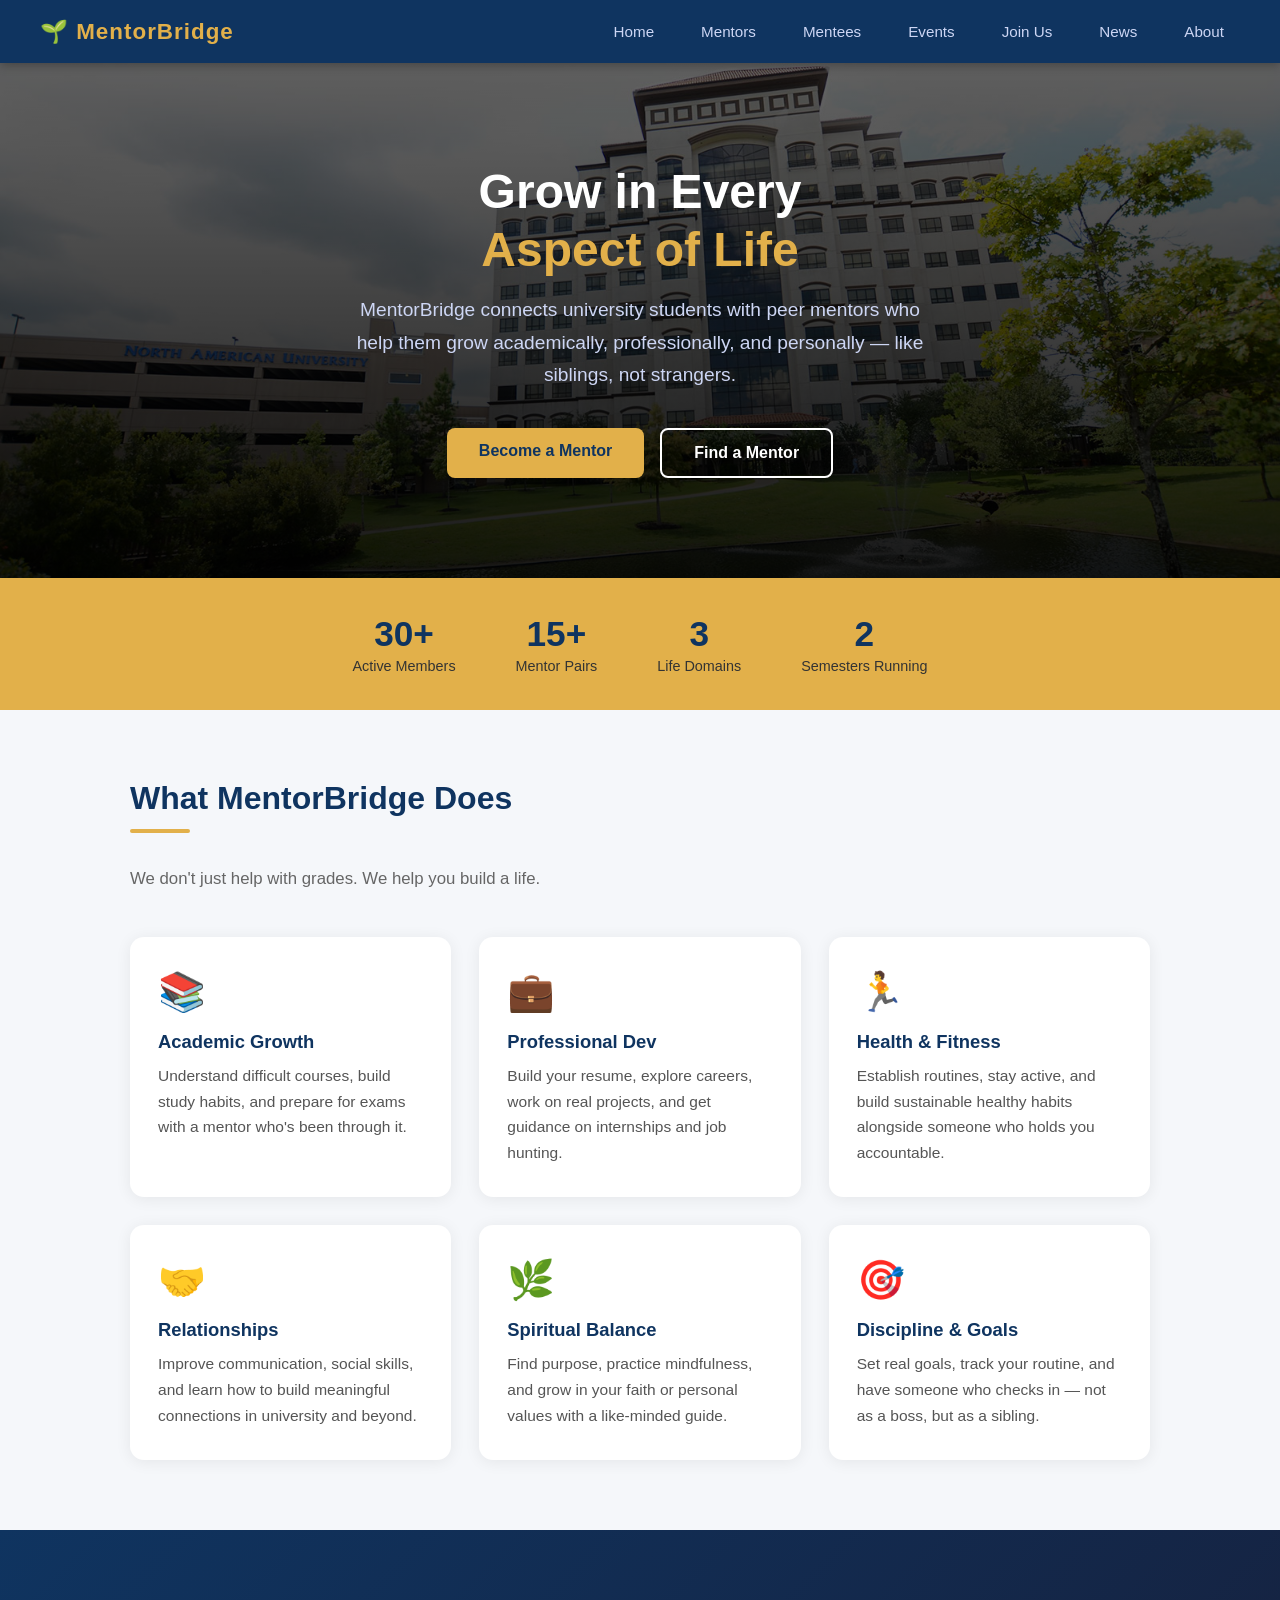
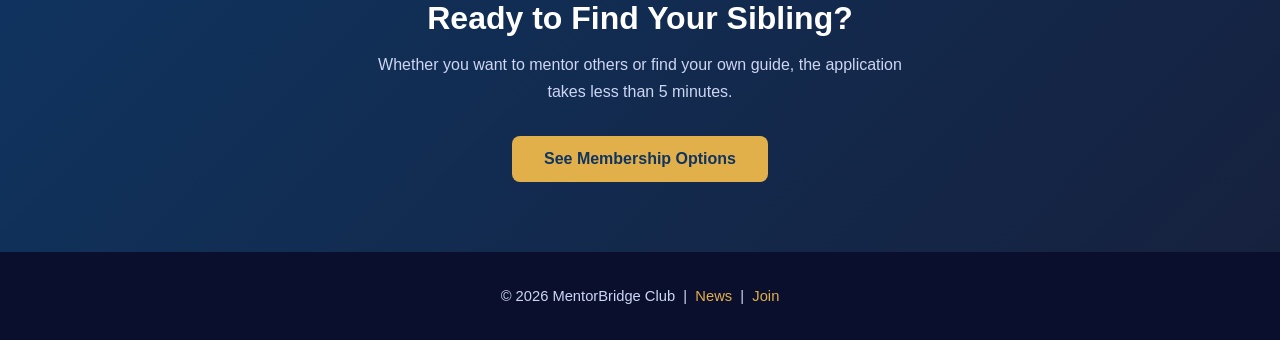
<file: index.html>
<!DOCTYPE html>
<html lang="en">
<head>
  <meta charset="UTF-8">
  <meta name="viewport" content="width=device-width, initial-scale=1.0">
  <title>MentorBridge — University Mentorship Club</title>
  <link rel="stylesheet" href="styles.css">
  <link rel="icon" type="image/png" href="favicon.png">
</head><body>

 <nav>
  <a href="index.html" class="nav-logo">🌱 MentorBridge</a>

  <button class="menu-toggle" onclick="toggleMenu()">☰</button>

  <ul class="nav-links" id="navLinks">
    <li><a href="index.html">Home</a></li>
    <li><a href="mentors.html">Mentors</a></li>
    <li><a href="mentees.html">Mentees</a></li>
    <li><a href="events.html">Events</a></li>
    <li><a href="membership.html">Join Us</a></li>
    <li><a href="news.html">News</a></li>
    <li><a href="about.html">About</a></li>
  </ul>
</nav>

  <!-- HERO -->
  <section class="hero">
    <h1>Grow in Every<br><span>Aspect of Life</span></h1>
    <p>MentorBridge connects university students with peer mentors who help them grow academically, professionally, and personally — like siblings, not strangers.</p>
    <div class="hero-buttons">
      <a href="membership.html#mentor" class="btn btn-primary">Become a Mentor</a>
      <a href="membership.html#mentee" class="btn btn-secondary">Find a Mentor</a>
    </div>
  </section>

  <!-- STATS -->
  <div class="stats-bar">
    <div class="stat"><div class="number">30+</div><div class="label">Active Members</div></div>
    <div class="stat"><div class="number">15+</div><div class="label">Mentor Pairs</div></div>
    <div class="stat"><div class="number">3</div><div class="label">Life Domains</div></div>
    <div class="stat"><div class="number">2</div><div class="label">Semesters Running</div></div>
  </div>

  <!-- WHAT WE DO -->
  <div class="section">
    <h2 class="section-title">What MentorBridge Does</h2>
    <div class="divider"></div>
    <p class="section-subtitle">We don't just help with grades. We help you build a life.</p>
    <div class="cards-grid">
      <div class="card"><div class="card-icon">📚</div><h3>Academic Growth</h3><p>Understand difficult courses, build study habits, and prepare for exams with a mentor who's been through it.</p></div>
      <div class="card"><div class="card-icon">💼</div><h3>Professional Dev</h3><p>Build your resume, explore careers, work on real projects, and get guidance on internships and job hunting.</p></div>
      <div class="card"><div class="card-icon">🏃</div><h3>Health & Fitness</h3><p>Establish routines, stay active, and build sustainable healthy habits alongside someone who holds you accountable.</p></div>
      <div class="card"><div class="card-icon">🤝</div><h3>Relationships</h3><p>Improve communication, social skills, and learn how to build meaningful connections in university and beyond.</p></div>
      <div class="card"><div class="card-icon">🌿</div><h3>Spiritual Balance</h3><p>Find purpose, practice mindfulness, and grow in your faith or personal values with a like-minded guide.</p></div>
      <div class="card"><div class="card-icon">🎯</div><h3>Discipline & Goals</h3><p>Set real goals, track your routine, and have someone who checks in — not as a boss, but as a sibling.</p></div>
    </div>
  </div>

  <!-- CTA BAND -->
  <div class="highlight-band">
    <h2>Ready to Find Your Sibling?</h2>
    <p>Whether you want to mentor others or find your own guide, the application takes less than 5 minutes.</p>
    <a href="membership.html" class="btn btn-primary">See Membership Options</a>
  </div>

  <footer>
    <p>© 2026 MentorBridge Club &nbsp;|&nbsp; <a href="news.html">News</a> &nbsp;|&nbsp; <a href="membership.html">Join</a></p>
  </footer>


<script>
function toggleMenu() {
  const menu = document.getElementById("navLinks");
  menu.style.display = (menu.style.display === "flex") ? "none" : "flex";
}
</script>
</body>
</html>
</file>
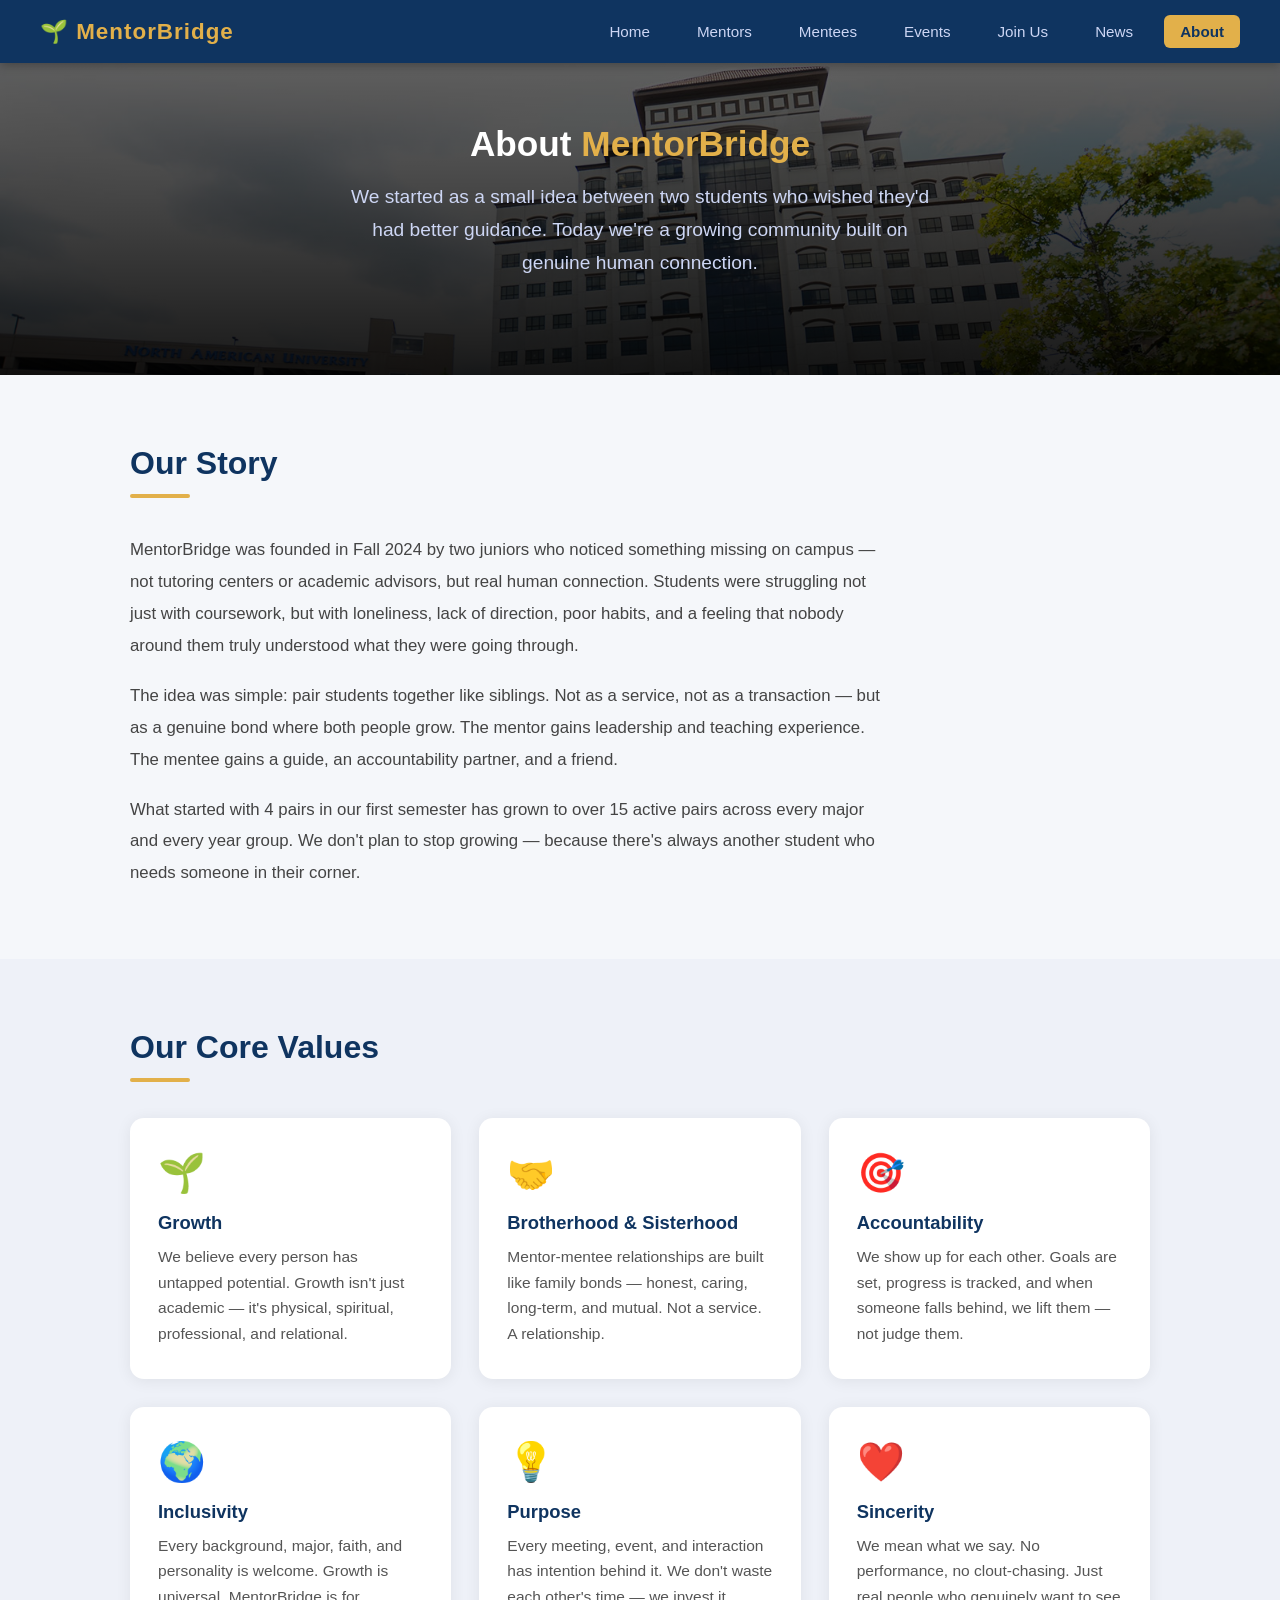
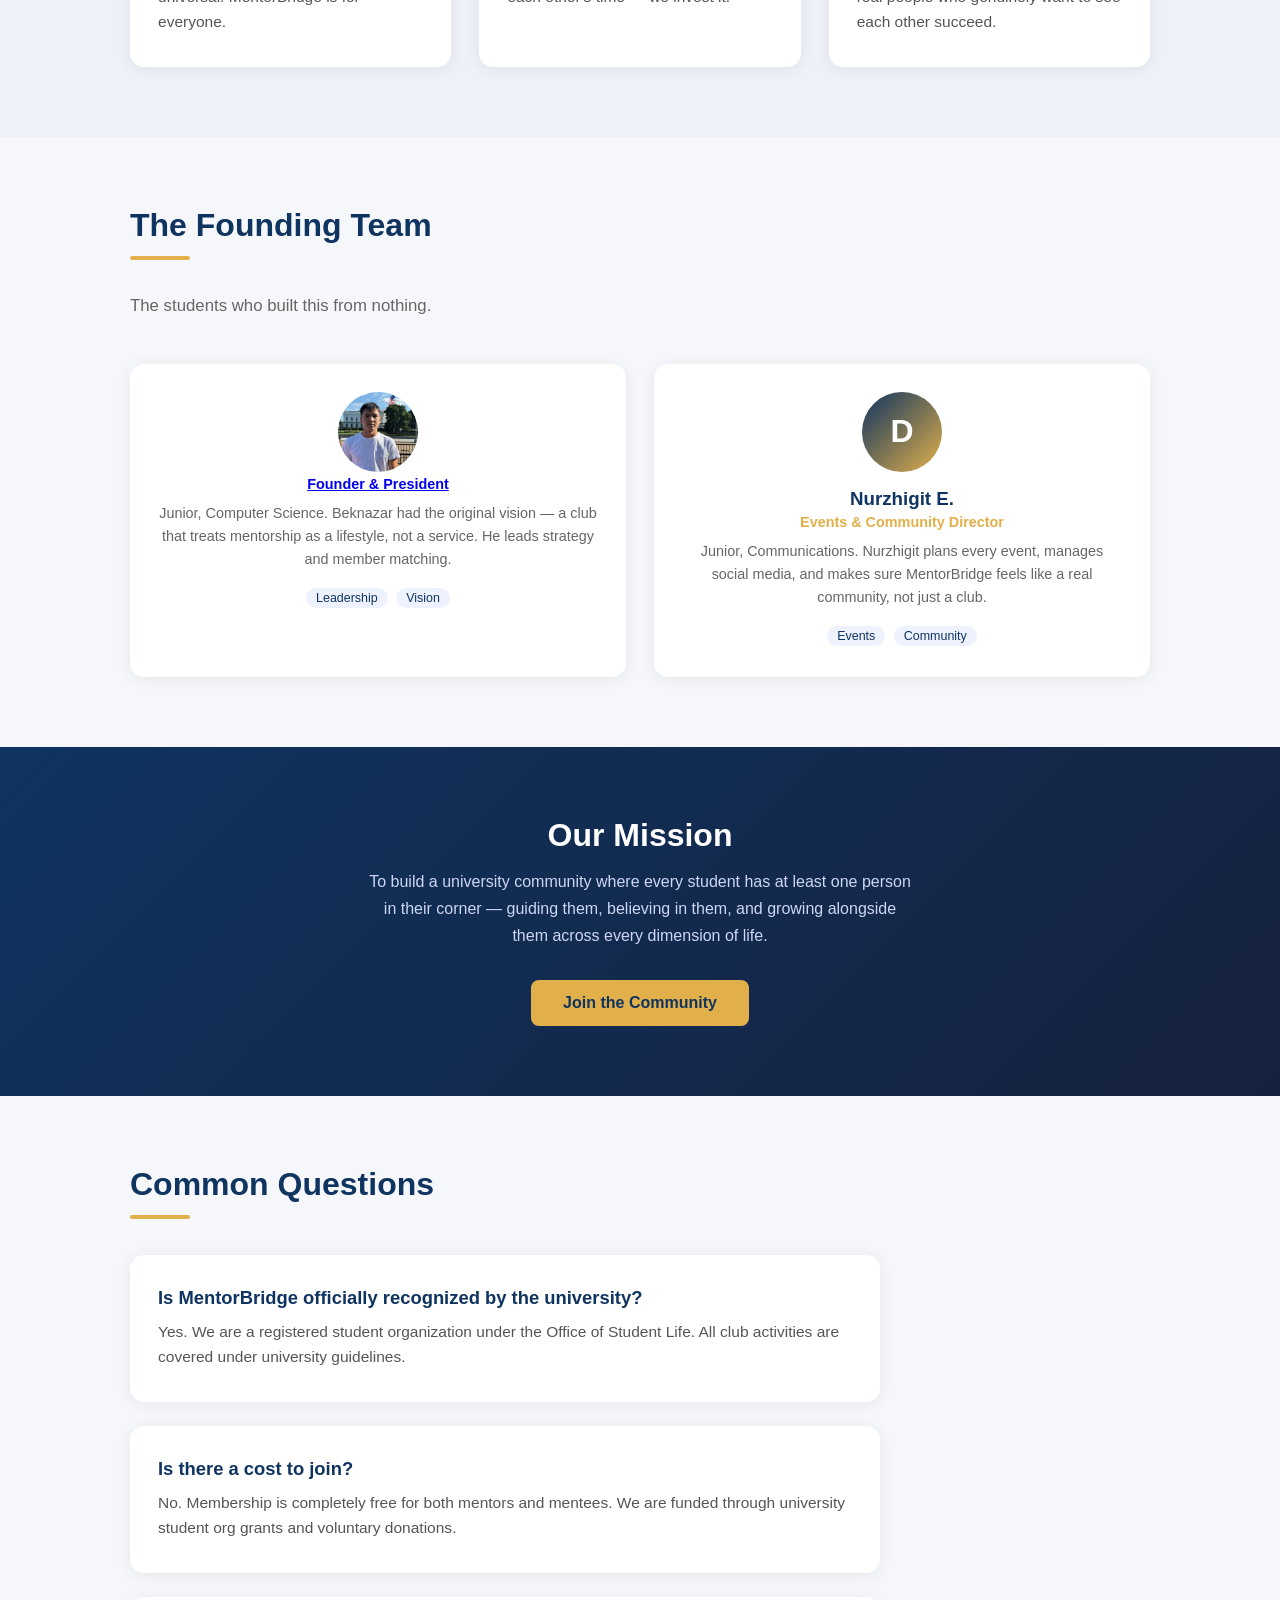
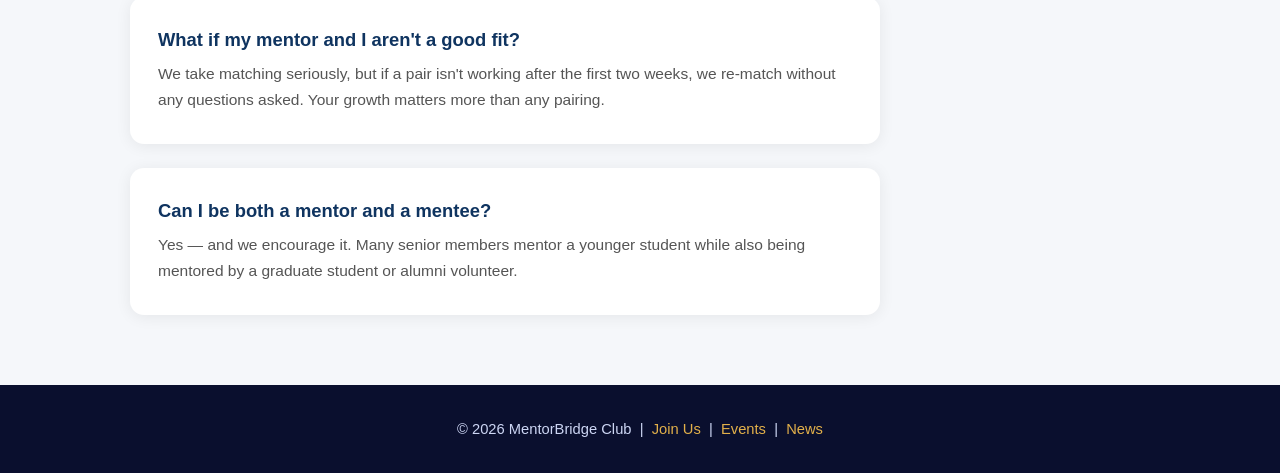
<file: about.html>
<!DOCTYPE html>
<html lang="en">
<head>
  <meta charset="UTF-8">
  <meta name="viewport" content="width=device-width, initial-scale=1.0">
  <title>About Us — MentorBridge</title>
  <link rel="stylesheet" href="styles.css">
  <link rel="icon" type="image/png" href="favicon.png">
</head>
<body>

 <nav>
  <a href="index.html" class="nav-logo">🌱 MentorBridge</a>

  <button class="menu-toggle" onclick="toggleMenu()">☰</button>

  <ul class="nav-links" id="navLinks">
    <li><a href="index.html">Home</a></li>
    <li><a href="mentors.html">Mentors</a></li>
    <li><a href="mentees.html">Mentees</a></li>
    <li><a href="events.html">Events</a></li>
    <li><a href="membership.html">Join Us</a></li>
    <li><a href="news.html">News</a></li>
    <li><a href="about.html" class="active">About</a></li>
  </ul>
</nav>

  <!-- HERO -->
  <section class="hero" style="padding: 60px 20px;">
    <h1 style="font-size:2.2rem;">About <span>MentorBridge</span></h1>
    <p>We started as a small idea between two students who wished they'd had better guidance. Today we're a growing community built on genuine human connection.</p>
  </section>

  <!-- OUR STORY -->
   <div class="section">
      <h2 class="section-title">Our Story</h2>
    <div class="divider"></div>
    <div style="max-width:750px; line-height:1.9; color:#444; font-size:1.05rem;">
      <p style="margin-bottom:18px;">MentorBridge was founded in Fall 2024 by two juniors who noticed something missing on campus — not tutoring centers or academic advisors, but real human connection. Students were struggling not just with coursework, but with loneliness, lack of direction, poor habits, and a feeling that nobody around them truly understood what they were going through.</p>
      <p style="margin-bottom:18px;">The idea was simple: pair students together like siblings. Not as a service, not as a transaction — but as a genuine bond where both people grow. The mentor gains leadership and teaching experience. The mentee gains a guide, an accountability partner, and a friend.</p>
      <p>What started with 4 pairs in our first semester has grown to over 15 active pairs across every major and every year group. We don't plan to stop growing — because there's always another student who needs someone in their corner.</p>
    </div>
  </div>

  <!-- VALUES -->
  <div class="bg-gray" style="padding: 70px 0;">
    <div class="section" style="padding-top:0; padding-bottom:0;">
      <h2 class="section-title">Our Core Values</h2>
      <div class="divider"></div>
      <div class="cards-grid">
        <div class="card"><div class="card-icon">🌱</div><h3>Growth</h3><p>We believe every person has untapped potential. Growth isn't just academic — it's physical, spiritual, professional, and relational.</p></div>
        <div class="card"><div class="card-icon">🤝</div><h3>Brotherhood & Sisterhood</h3><p>Mentor-mentee relationships are built like family bonds — honest, caring, long-term, and mutual. Not a service. A relationship.</p></div>
        <div class="card"><div class="card-icon">🎯</div><h3>Accountability</h3><p>We show up for each other. Goals are set, progress is tracked, and when someone falls behind, we lift them — not judge them.</p></div>
        <div class="card"><div class="card-icon">🌍</div><h3>Inclusivity</h3><p>Every background, major, faith, and personality is welcome. Growth is universal. MentorBridge is for everyone.</p></div>
        <div class="card"><div class="card-icon">💡</div><h3>Purpose</h3><p>Every meeting, event, and interaction has intention behind it. We don't waste each other's time — we invest it.</p></div>
        <div class="card"><div class="card-icon">❤️</div><h3>Sincerity</h3><p>We mean what we say. No performance, no clout-chasing. Just real people who genuinely want to see each other succeed.</p></div>
      </div>
    </div>
  </div>

  <!-- FOUNDING TEAM -->
  <div class="section">
    <h2 class="section-title">The Founding Team</h2>
    <div class="divider"></div>
    <p class="section-subtitle">The students who built this from nothing.</p>
    <div class="cards-grid">

      <div class="person-card">
        <img src="beknazar.jpg" alt="Beknazar" class="avatar-img">
        <div class="role"><a href="admin.html">Founder & President</a></div>
        <p>Junior, Computer Science. Beknazar had the original vision — a club that treats mentorship as a lifestyle, not a service. He leads strategy and member matching.</p>
        <div style="margin-top:14px;">
          <span class="tag">Leadership</span>
          <span class="tag">Vision</span>
        </div>
      </div>


      <div class="person-card">
        <div class="avatar" style="background: linear-gradient(135deg, #0f3460, #e2b04a);">D</div>
        <h3>Nurzhigit E.</h3>
        <div class="role">Events & Community Director</div>
        <p>Junior, Communications. Nurzhigit plans every event, manages social media, and makes sure MentorBridge feels like a real community, not just a club.</p>
        <div style="margin-top:14px;">
          <span class="tag">Events</span>
          <span class="tag">Community</span>
        </div>
      </div>

    </div>
  </div>

  <!-- MISSION STATEMENT BAND -->
  <div class="highlight-band">
    <h2>Our Mission</h2>
    <p>To build a university community where every student has at least one person in their corner — guiding them, believing in them, and growing alongside them across every dimension of life.</p>
    <a href="membership.html" class="btn btn-primary">Join the Community</a>
  </div>

  <!-- FAQ -->
  <div class="section">
    <h2 class="section-title">Common Questions</h2>
    <div class="divider"></div>
    <div style="max-width:750px; display:flex; flex-direction:column; gap:24px;">

      <div class="card">
        <h3>Is MentorBridge officially recognized by the university?</h3>
        <p style="margin-top:8px;">Yes. We are a registered student organization under the Office of Student Life. All club activities are covered under university guidelines.</p>
      </div>

      <div class="card">
        <h3>Is there a cost to join?</h3>
        <p style="margin-top:8px;">No. Membership is completely free for both mentors and mentees. We are funded through university student org grants and voluntary donations.</p>
      </div>

      <div class="card">
        <h3>What if my mentor and I aren't a good fit?</h3>
        <p style="margin-top:8px;">We take matching seriously, but if a pair isn't working after the first two weeks, we re-match without any questions asked. Your growth matters more than any pairing.</p>
      </div>

      <div class="card">
        <h3>Can I be both a mentor and a mentee?</h3>
        <p style="margin-top:8px;">Yes — and we encourage it. Many senior members mentor a younger student while also being mentored by a graduate student or alumni volunteer.</p>
      </div>

    </div>
  </div>

  <footer>
    <p>© 2026 MentorBridge Club &nbsp;|&nbsp; <a href="membership.html">Join Us</a> &nbsp;|&nbsp; <a href="events.html">Events</a> &nbsp;|&nbsp; <a href="news.html">News</a></p>
  </footer>


<script>
function toggleMenu() {
  const menu = document.getElementById("navLinks");
  menu.style.display = (menu.style.display === "flex") ? "none" : "flex";
}
</script>
</body>
</html>
</file>
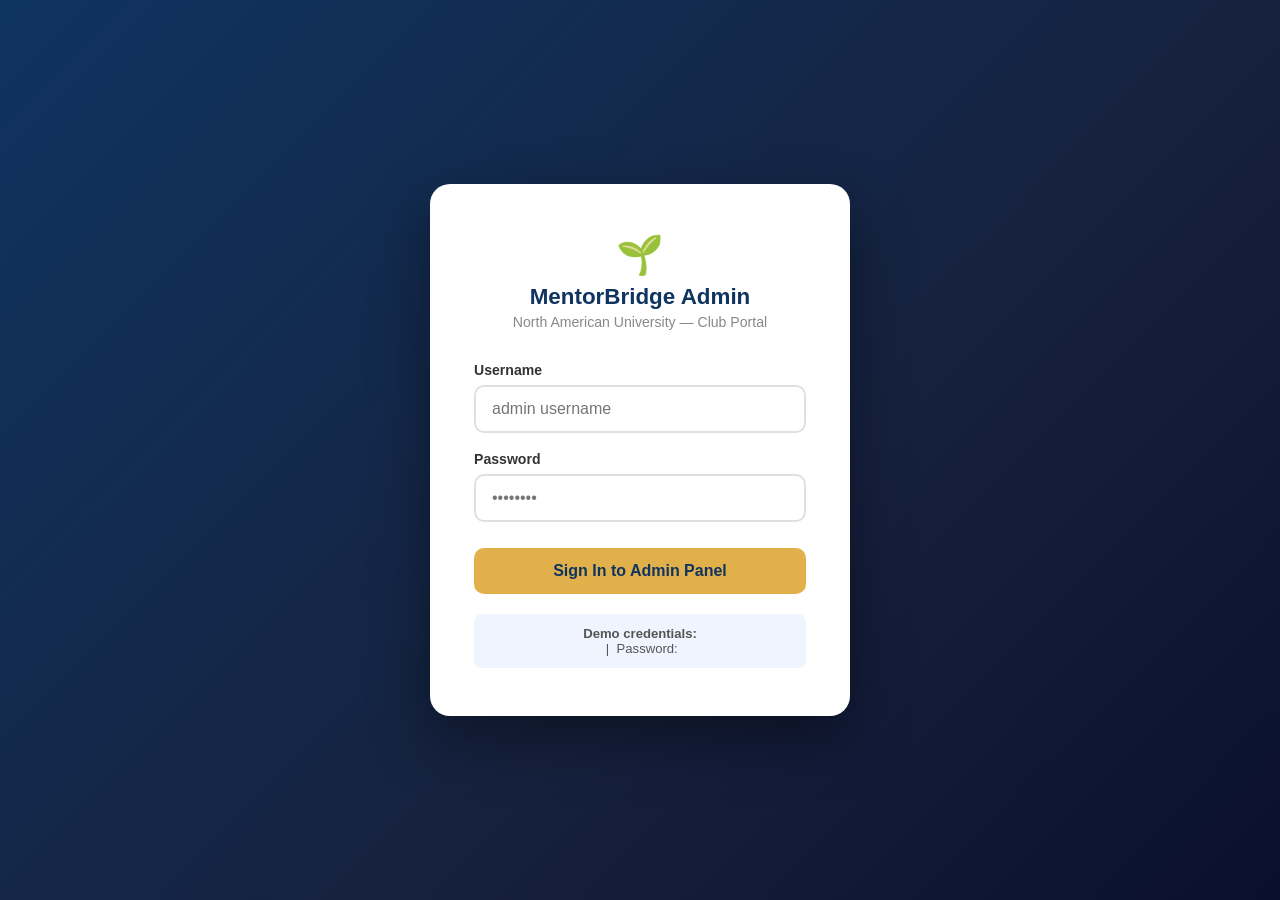
<file: admin.html>
<!DOCTYPE html>
<html lang="en">
<head>
  <meta charset="UTF-8">
  <meta name="viewport" content="width=device-width, initial-scale=1.0">
  <title>Admin Panel — MentorBridge</title>
  <link rel="icon" type="image/png" href="favicon.png">
  <style>
    * { margin: 0; padding: 0; box-sizing: border-box; }
    body { font-family: 'Segoe UI', Arial, sans-serif; background: #0f3460; min-height: 100vh; }

    /* LOGIN */
    #loginScreen {
      min-height: 100vh;
      display: flex;
      align-items: center;
      justify-content: center;
      background: linear-gradient(135deg, #0f3460 0%, #16213e 60%, #0a0f2e 100%);
    }
    .login-box {
      background: white;
      border-radius: 20px;
      padding: 48px 44px;
      width: 100%;
      max-width: 420px;
      box-shadow: 0 24px 60px rgba(0,0,0,0.4);
      text-align: center;
    }
    .login-logo { font-size: 2.4rem; margin-bottom: 6px; }
    .login-box h2 { color: #0f3460; font-size: 1.4rem; margin-bottom: 4px; }
    .login-box .subtitle { color: #888; font-size: 0.88rem; margin-bottom: 32px; }
    .login-field { text-align: left; margin-bottom: 18px; }
    .login-field label { display: block; font-size: 0.88rem; font-weight: 600; color: #333; margin-bottom: 7px; }
    .login-field input { width: 100%; padding: 13px 16px; border: 2px solid #e0e0e0; border-radius: 10px; font-size: 1rem; outline: none; transition: border-color 0.2s; }
    .login-field input:focus { border-color: #0f3460; }
    .login-btn { width: 100%; padding: 14px; background: #e2b04a; color: #0f3460; border: none; border-radius: 10px; font-size: 1rem; font-weight: 700; cursor: pointer; margin-top: 8px; transition: transform 0.15s, box-shadow 0.15s; }
    .login-btn:hover { transform: translateY(-2px); box-shadow: 0 6px 20px rgba(226,176,74,0.4); }
    .login-error { color: #dc2626; font-size: 0.88rem; margin-top: 12px; display: none; }
    .login-hint { margin-top: 20px; padding: 12px; background: #f0f4ff; border-radius: 8px; font-size: 0.82rem; color: #555; }

    /* ADMIN PANEL */
    #adminPanel { display: none; min-height: 100vh; background: #f0f2f8; }
    .admin-layout { display: flex; min-height: 100vh; }

    /* SIDEBAR */
    .sidebar { width: 240px; background: linear-gradient(180deg, #0f3460 0%, #0a0f2e 100%); flex-shrink: 0; display: flex; flex-direction: column; position: sticky; top: 0; height: 100vh; }
    .sidebar-logo { padding: 28px 24px 20px; border-bottom: 1px solid rgba(255,255,255,0.08); }
    .sidebar-logo .logo-text { color: #e2b04a; font-size: 1.2rem; font-weight: 700; display: block; }
    .sidebar-logo .logo-sub { color: rgba(255,255,255,0.4); font-size: 0.75rem; margin-top: 3px; display: block; }
    .sidebar-nav { padding: 20px 12px; flex: 1; }
    .nav-section-label { color: rgba(255,255,255,0.3); font-size: 0.68rem; text-transform: uppercase; letter-spacing: 1.2px; padding: 0 12px; margin: 16px 0 8px; }
    .sidebar-link { display: flex; align-items: center; gap: 11px; padding: 11px 14px; border-radius: 9px; color: rgba(255,255,255,0.65); text-decoration: none; font-size: 0.92rem; cursor: pointer; transition: background 0.15s, color 0.15s; border: none; background: none; width: 100%; text-align: left; margin-bottom: 2px; }
    .sidebar-link:hover { background: rgba(255,255,255,0.08); color: white; }
    .sidebar-link.active { background: #e2b04a; color: #0f3460; font-weight: 600; }
    .sidebar-link .icon { font-size: 1.1rem; width: 20px; text-align: center; }
    .sidebar-badge { margin-left: auto; background: #dc2626; color: white; font-size: 0.7rem; font-weight: 700; padding: 1px 7px; border-radius: 20px; }
    .sidebar-footer { padding: 16px 12px; border-top: 1px solid rgba(255,255,255,0.08); }
    .logout-btn { display: flex; align-items: center; gap: 10px; padding: 10px 14px; border-radius: 9px; color: rgba(255,255,255,0.5); cursor: pointer; font-size: 0.88rem; background: none; border: none; width: 100%; transition: color 0.15s; }
    .logout-btn:hover { color: #e2b04a; }

    /* MAIN */
    .admin-main { flex: 1; overflow-y: auto; }
    .admin-topbar { background: white; padding: 18px 36px; border-bottom: 1px solid #e8eaf0; display: flex; align-items: center; justify-content: space-between; box-shadow: 0 1px 6px rgba(0,0,0,0.05); }
    .topbar-title { font-size: 1.2rem; font-weight: 700; color: #0f3460; }
    .topbar-right { display: flex; align-items: center; gap: 16px; }
    .admin-badge { background: #e2b04a; color: #0f3460; font-size: 0.78rem; font-weight: 700; padding: 4px 12px; border-radius: 20px; }
    .admin-user { color: #555; font-size: 0.9rem; }

    /* TABS */
    .tab-view { display: none; padding: 36px; }
    .tab-view.active { display: block; }

    /* STATS */
    .stats-row { display: grid; grid-template-columns: repeat(auto-fit, minmax(180px, 1fr)); gap: 20px; margin-bottom: 36px; }
    .stat-card { background: white; border-radius: 14px; padding: 24px 28px; box-shadow: 0 2px 12px rgba(0,0,0,0.06); display: flex; align-items: center; gap: 18px; }
    .stat-icon { width: 52px; height: 52px; border-radius: 12px; display: flex; align-items: center; justify-content: center; font-size: 1.5rem; flex-shrink: 0; }
    .stat-icon.blue { background: #dbeafe; }
    .stat-icon.gold { background: #fef3c7; }
    .stat-icon.green { background: #d1fae5; }
    .stat-icon.purple { background: #ede9fe; }
    .stat-label { font-size: 0.82rem; color: #888; margin-bottom: 4px; }
    .stat-num { font-size: 1.9rem; font-weight: 800; color: #0f3460; }

    /* PANEL CARD */
    .panel-card { background: white; border-radius: 14px; box-shadow: 0 2px 12px rgba(0,0,0,0.06); overflow: hidden; margin-bottom: 32px; }
    .panel-card-header { padding: 20px 28px; border-bottom: 1px solid #f0f2f8; display: flex; align-items: center; justify-content: space-between; }
    .panel-card-header h3 { color: #0f3460; font-size: 1.05rem; font-weight: 700; }
    .panel-card-header span { color: #888; font-size: 0.85rem; }

    /* DATA TABLE */
    .data-table { width: 100%; border-collapse: collapse; font-size: 0.9rem; }
    .data-table thead { background: #f8f9ff; }
    .data-table th { padding: 12px 20px; text-align: left; font-weight: 600; color: #555; font-size: 0.8rem; text-transform: uppercase; letter-spacing: 0.5px; border-bottom: 2px solid #eef1f8; }
    .data-table td { padding: 14px 20px; border-bottom: 1px solid #f0f2f8; color: #333; vertical-align: top; }
    .data-table tbody tr:last-child td { border-bottom: none; }
    .data-table tbody tr:hover { background: #fafbff; }

    /* BADGES */
    .status { display: inline-block; padding: 3px 12px; border-radius: 20px; font-size: 0.75rem; font-weight: 600; }
    .status.pending  { background: #fef3c7; color: #92400e; }
    .status.active   { background: #d1fae5; color: #065f46; }
    .status.matched  { background: #dbeafe; color: #1e40af; }
    .status.new      { background: #ede9fe; color: #4c1d95; }
    .role-badge { display: inline-block; padding: 3px 10px; border-radius: 6px; font-size: 0.75rem; font-weight: 600; }
    .role-badge.mentor { background: #0f3460; color: white; }
    .role-badge.mentee { background: #7b2d8b; color: white; }
    .chip { display: inline-block; background: #eef2ff; color: #0f3460; font-size: 0.75rem; padding: 2px 9px; border-radius: 20px; margin: 2px 2px 2px 0; font-weight: 500; }

    /* AVATAR */
    .avatar-sm { width: 36px; height: 36px; border-radius: 50%; background: linear-gradient(135deg, #0f3460, #e2b04a); display: inline-flex; align-items: center; justify-content: center; color: white; font-weight: 700; font-size: 0.9rem; flex-shrink: 0; }
    .name-cell { display: flex; align-items: center; gap: 12px; }
    .name-cell .name { font-weight: 600; color: #0f3460; }
    .name-cell .id   { font-size: 0.78rem; color: #aaa; }
    .contact-link { color: #0f3460; text-decoration: none; font-size: 0.85rem; }
    .contact-link:hover { text-decoration: underline; }

    /* BUTTONS */
    .action-btn { padding: 5px 14px; border-radius: 7px; border: none; cursor: pointer; font-size: 0.8rem; font-weight: 600; transition: opacity 0.15s; }
    .action-btn:hover { opacity: 0.8; }
    .action-btn.approve { background: #d1fae5; color: #065f46; }

    /* SUBMISSION DETAIL */
    .submission-detail { background: #f8f9ff; border-radius: 10px; padding: 14px 18px; margin-top: 8px; font-size: 0.88rem; color: #444; line-height: 1.7; border-left: 3px solid #e2b04a; }
    .section-label { font-size: 0.78rem; text-transform: uppercase; letter-spacing: 1px; color: #aaa; margin-bottom: 16px; font-weight: 600; }
  </style>
</head>
<body>

<!-- LOGIN -->
<div id="loginScreen">
  <div class="login-box">
    <div class="login-logo">🌱</div>
    <h2>MentorBridge Admin</h2>
    <p class="subtitle">North American University — Club Portal</p>
    <div class="login-field">
      <label>Username</label>
      <input type="text" id="loginUser" placeholder="admin username" autocomplete="off">
    </div>
    <div class="login-field">
      <label>Password</label>
      <input type="password" id="loginPass" placeholder="••••••••" onkeydown="if(event.key==='Enter') doLogin()">
    </div>
    <button class="login-btn" onclick="doLogin()">Sign In to Admin Panel</button>
    <p class="login-error" id="loginError">Incorrect username or password.</p>
    <div class="login-hint">
      <strong>Demo credentials:</strong><br>
       <code></code> &nbsp;|&nbsp; Password: <code></code>
    </div>
  </div>
</div>

<!-- ADMIN PANEL -->
<div id="adminPanel">
  <div class="admin-layout">

    <!-- SIDEBAR -->
    <aside class="sidebar">
      <div class="sidebar-logo">
        <span class="logo-text">🌱 MentorBridge</span>
        <span class="logo-sub">Admin Dashboard — NAU</span>
      </div>
      <nav class="sidebar-nav">
        <div class="nav-section-label">Overview</div>
        <button class="sidebar-link active" onclick="showTab('dashboard', this)">
          <span class="icon">📊</span> Dashboard
        </button>
        <div class="nav-section-label">Applications</div>
        <button class="sidebar-link" onclick="showTab('submissions', this)">
          <span class="icon">📋</span> Submissions
          <span class="sidebar-badge">1</span>
        </button>
        <div class="nav-section-label">Members</div>
        <button class="sidebar-link" onclick="showTab('mentors', this)">
          <span class="icon">🧭</span> Mentors
        </button>
        <button class="sidebar-link" onclick="showTab('mentees', this)">
          <span class="icon">🌱</span> Mentees
        </button>
      </nav>
      <div class="sidebar-footer">
        <button class="logout-btn" onclick="doLogout()">
          <span>🚪</span> Log Out
        </button>
      </div>
    </aside>

    <!-- MAIN -->
    <div class="admin-main">
      <div class="admin-topbar">
        <div class="topbar-title" id="topbarTitle">Dashboard</div>
        <div class="topbar-right">
          <span class="admin-user">👤 admin</span>
          <span class="admin-badge">Admin</span>
        </div>
      </div>

      <!-- DASHBOARD -->
      <div class="tab-view active" id="tab-dashboard">
        <div class="section-label">Overview — Spring 2026 · North American University</div>
        <div class="stats-row">
          <div class="stat-card">
            <div class="stat-icon blue">🧭</div>
            <div><div class="stat-label">Total Mentors</div><div class="stat-num">6</div></div>
          </div>
          <div class="stat-card">
            <div class="stat-icon purple">🌱</div>
            <div><div class="stat-label">Total Mentees</div><div class="stat-num">6</div></div>
          </div>
          <div class="stat-card">
            <div class="stat-icon gold">🤝</div>
            <div><div class="stat-label">Active Pairs</div><div class="stat-num">5</div></div>
          </div>
          <div class="stat-card">
            <div class="stat-icon green">📋</div>
            <div><div class="stat-label">New Submissions</div><div class="stat-num">1</div></div>
          </div>
        </div>
        <div class="panel-card">
          <div class="panel-card-header">
            <h3>📌 Recent Activity</h3>
            <span>Last 7 days</span>
          </div>
          <table class="data-table">
            <thead>
              <tr><th>Date</th><th>Event</th><th>Status</th></tr>
            </thead>
            <tbody>
              <tr><td>May 4, 2026</td><td>New mentee application received — Amir K.</td><td><span class="status new">New</span></td></tr>
              <tr><td>May 2, 2026</td><td>Mentor–Mentee pair matched: Azamat S. ↔ James O.</td><td><span class="status matched">Matched</span></td></tr>
              <tr><td>Apr 28, 2026</td><td>Spring 2026 cohort matching completed — 5 pairs</td><td><span class="status active">Done</span></td></tr>
              <tr><td>Apr 15, 2026</td><td>MentorBridge won Best New Student Org Award</td><td><span class="status active">Award</span></td></tr>
            </tbody>
          </table>
        </div>
      </div>

      <!-- SUBMISSIONS -->
      <div class="tab-view" id="tab-submissions">
        <div class="section-label">Pending Applications</div>
        <div class="panel-card">
          <div class="panel-card-header">
            <h3>📋 New Applications</h3>
            <span>1 pending review</span>
          </div>
          <table class="data-table">
            <thead>
              <tr>
                <th>Applicant</th>
                <th>Role</th>
                <th>University / Major</th>
                <th>Year</th>
                <th>Focus Area</th>
                <th>Submitted</th>
                <th>Status</th>
                <th>Action</th>
              </tr>
            </thead>
            <tbody>
              <tr>
                <td>
                  <div class="name-cell">
                    <div class="avatar-sm">A</div>
                    <div>
                      <div class="name">Amir Karimov</div>
                      <div class="id">a.karimov@nau.edu</div>
                    </div>
                  </div>
                  <div class="submission-detail" style="margin-top:10px; max-width:340px;">
                    <strong>Goal:</strong> Improve GPA from 2.8 to 3.5 and land a summer internship.<br>
                    <strong>Challenge:</strong> Works part-time, struggles to balance coursework and job.<br>
                    <strong>Phone:</strong> (832) 555-0142
                  </div>
                </td>
                <td><span class="role-badge mentee">Mentee</span></td>
                <td>North American University<br><small style="color:#888;">Computer Science</small></td>
                <td>Freshman</td>
                <td><span class="chip">Academic</span><span class="chip">Career</span></td>
                <td>May 4, 2026</td>
                <td><span class="status pending">Pending</span></td>
                <td>
                  <button class="action-btn approve" onclick="alert('Approved! Interview invite sent to a.karimov@nau.edu')">Approve</button>
                </td>
              </tr>
            </tbody>
          </table>
        </div>

        <div class="panel-card">
          <div class="panel-card-header">
            <h3>Recently Processed</h3>
            <span>Spring 2026 cohort</span>
          </div>
          <table class="data-table">
            <thead>
              <tr><th>Applicant</th><th>Role</th><th>Processed On</th><th>Result</th></tr>
            </thead>
            <tbody>
              <tr>
                <td>
                  <div class="name-cell">
                    <div class="avatar-sm">J</div>
                    <div><div class="name">James O.</div><div class="id">j.okonkwo@nau.edu</div></div>
                  </div>
                </td>
                <td><span class="role-badge mentee">Mentee</span></td>
                <td>Apr 20, 2026</td>
                <td><span class="status matched">Matched</span></td>
              </tr>
              <tr>
                <td>
                  <div class="name-cell">
                    <div class="avatar-sm">R</div>
                    <div><div class="name">Ravi S.</div><div class="id">r.sharma@nau.edu</div></div>
                  </div>
                </td>
                <td><span class="role-badge mentee">Mentee</span></td>
                <td>Apr 20, 2026</td>
                <td><span class="status matched">Matched</span></td>
              </tr>
            </tbody>
          </table>
        </div>
      </div>

      <!-- MENTORS -->
      <div class="tab-view" id="tab-mentors">
        <div class="section-label">Full Mentor Registry — Spring 2026</div>
        <div class="panel-card">
          <div class="panel-card-header">
            <h3>🧭 All Mentors</h3>
            <span>6 active mentors</span>
          </div>
          <div style="overflow-x:auto;">
            <table class="data-table">
              <thead>
                <tr>
                  <th>Name</th><th>Age</th><th>University</th><th>Major</th><th>Year</th>
                  <th>Focus Areas</th><th>Top Skills</th><th>Mentee</th><th>Contact</th><th>Status</th>
                </tr>
              </thead>
              <tbody>
                <tr>
                  <td>
                    <div class="name-cell">
                      <div class="avatar-sm">A</div>
                      <div><div class="name">Azamat Salamatov</div><div class="id">MB-M001</div></div>
                    </div>
                  </td>
                  <td>22</td><td>North American Univ.</td><td>Computer Science</td><td>Senior</td>
                  <td><span class="chip">Academic</span><span class="chip">Professional</span><span class="chip">Discipline</span></td>
                  <td><span class="chip">Python</span><span class="chip">Mentoring</span><span class="chip">Time Mgmt</span></td>
                  <td>James O.</td>
                  <td><a class="contact-link" href="mailto:a.salamatov@nau.edu">a.salamatov@nau.edu</a><br><small style="color:#aaa;">(832) 555-0101</small></td>
                  <td><span class="status active">Active</span></td>
                </tr>
                <tr>
                  <td>
                    <div class="name-cell">
                      <div class="avatar-sm" style="background:linear-gradient(135deg,#7b2d8b,#e2b04a);">S</div>
                      <div><div class="name">Sara Yilmaz</div><div class="id">MB-M002</div></div>
                    </div>
                  </td>
                  <td>24</td><td>North American Univ.</td><td>Interdisciplinary Studies in Education</td><td>Graduate</td>
                  <td><span class="chip">Relationships</span><span class="chip">Mental Health</span><span class="chip">Spiritual</span></td>
                  <td><span class="chip">Active Listening</span><span class="chip">Counseling</span><span class="chip">Empathy</span></td>
                  <td>Fatima H.</td>
                  <td><a class="contact-link" href="mailto:s.yilmaz@nau.edu">s.yilmaz@nau.edu</a><br><small style="color:#aaa;">(832) 555-0102</small></td>
                  <td><span class="status active">Active</span></td>
                </tr>
                <tr>
                  <td>
                    <div class="name-cell">
                      <div class="avatar-sm" style="background:linear-gradient(135deg,#1a6b3c,#e2b04a);">N</div>
                      <div><div class="name">Nurzhigit Esenaliev</div><div class="id">MB-M003</div></div>
                    </div>
                  </td>
                  <td>21</td><td>North American Univ.</td><td>Business Administration</td><td>Junior</td>
                  <td><span class="chip">Professional</span><span class="chip">Fitness</span><span class="chip">Goals</span></td>
                  <td><span class="chip">Networking</span><span class="chip">Excel</span><span class="chip">Fitness Coaching</span></td>
                  <td>Nour A.</td>
                  <td><a class="contact-link" href="mailto:n.esenaliev@nau.edu">n.esenaliev@nau.edu</a><br><small style="color:#aaa;">(832) 555-0103</small></td>
                  <td><span class="status active">Active</span></td>
                </tr>
                <tr>
                  <td>
                    <div class="name-cell">
                      <div class="avatar-sm" style="background:linear-gradient(135deg,#b45309,#0f3460);">L</div>
                      <div><div class="name">Lena Park</div><div class="id">MB-M004</div></div>
                    </div>
                  </td>
                  <td>22</td><td>North American Univ.</td><td>Computer Science</td><td>Senior</td>
                  <td><span class="chip">Academic</span><span class="chip">Research</span><span class="chip">Balance</span></td>
                  <td><span class="chip">Research Methods</span><span class="chip">Java</span><span class="chip">Study Planning</span></td>
                  <td>Yuna K.</td>
                  <td><a class="contact-link" href="mailto:l.park@nau.edu">l.park@nau.edu</a><br><small style="color:#aaa;">(832) 555-0104</small></td>
                  <td><span class="status active">Active</span></td>
                </tr>
                <tr>
                  <td>
                    <div class="name-cell">
                      <div class="avatar-sm" style="background:linear-gradient(135deg,#0f3460,#7b2d8b);">O</div>
                      <div><div class="name">Omar Farouk</div><div class="id">MB-M005</div></div>
                    </div>
                  </td>
                  <td>25</td><td>North American Univ.</td><td>Business Administration</td><td>Graduate</td>
                  <td><span class="chip">Business</span><span class="chip">Spiritual</span><span class="chip">Time Mgmt</span></td>
                  <td><span class="chip">Finance</span><span class="chip">Leadership</span><span class="chip">Goal Setting</span></td>
                  <td>Tariq M.</td>
                  <td><a class="contact-link" href="mailto:o.farouk@nau.edu">o.farouk@nau.edu</a><br><small style="color:#aaa;">(832) 555-0105</small></td>
                  <td><span class="status active">Active</span></td>
                </tr>
                <tr>
                  <td>
                    <div class="name-cell">
                      <div class="avatar-sm" style="background:linear-gradient(135deg,#1e3a5f,#e2b04a);">P</div>
                      <div><div class="name">Perizat Asan</div><div class="id">MB-M006</div></div>
                    </div>
                  </td>
                  <td>21</td><td>North American Univ.</td><td>Communications</td><td>Junior</td>
                  <td><span class="chip">Communication</span><span class="chip">Confidence</span><span class="chip">Leadership</span></td>
                  <td><span class="chip">Public Speaking</span><span class="chip">Social Media</span><span class="chip">Branding</span></td>
                  <td>Ravi S.</td>
                  <td><a class="contact-link" href="mailto:p.asan@nau.edu">p.asan@nau.edu</a><br><small style="color:#aaa;">(832) 555-0106</small></td>
                  <td><span class="status active">Active</span></td>
                </tr>
              </tbody>
            </table>
          </div>
        </div>
      </div>

      <!-- MENTEES -->
      <div class="tab-view" id="tab-mentees">
        <div class="section-label">Full Mentee Registry — Spring 2026</div>
        <div class="panel-card">
          <div class="panel-card-header">
            <h3>🌱 All Mentees</h3>
            <span>6 active mentees</span>
          </div>
          <div style="overflow-x:auto;">
            <table class="data-table">
              <thead>
                <tr>
                  <th>Name</th><th>Age</th><th>University</th><th>Major</th><th>Year</th>
                  <th>Focus Area</th><th>Semester Goal</th><th>Mentor</th><th>Contact</th><th>Status</th>
                </tr>
              </thead>
              <tbody>
                <tr>
                  <td>
                    <div class="name-cell">
                      <div class="avatar-sm" style="background:linear-gradient(135deg,#7b2d8b,#e2b04a);">J</div>
                      <div><div class="name">James Okonkwo</div><div class="id">MB-T001</div></div>
                    </div>
                  </td>
                  <td>18</td><td>North American Univ.</td><td>Computer Science</td><td>Freshman</td>
                  <td><span class="chip">Academic</span><span class="chip">Discipline</span></td>
                  <td>Raise GPA from 2.4 to 3.5</td>
                  <td>Azamat S.</td>
                  <td><a class="contact-link" href="mailto:j.okonkwo@nau.edu">j.okonkwo@nau.edu</a><br><small style="color:#aaa;">(832) 555-0201</small></td>
                  <td><span class="status matched">Matched</span></td>
                </tr>
                <tr>
                  <td>
                    <div class="name-cell">
                      <div class="avatar-sm" style="background:linear-gradient(135deg,#7b2d8b,#e2b04a);">F</div>
                      <div><div class="name">Fatima Hassan</div><div class="id">MB-T002</div></div>
                    </div>
                  </td>
                  <td>19</td><td>North American Univ.</td><td>Education</td><td>Sophomore</td>
                  <td><span class="chip">Wellness</span><span class="chip">Spiritual</span></td>
                  <td>Build consistent mindfulness routine</td>
                  <td>Sara Y.</td>
                  <td><a class="contact-link" href="mailto:f.hassan@nau.edu">f.hassan@nau.edu</a><br><small style="color:#aaa;">(832) 555-0202</small></td>
                  <td><span class="status matched">Matched</span></td>
                </tr>
                <tr>
                  <td>
                    <div class="name-cell">
                      <div class="avatar-sm" style="background:linear-gradient(135deg,#7b2d8b,#e2b04a);">R</div>
                      <div><div class="name">Ravi Sharma</div><div class="id">MB-T003</div></div>
                    </div>
                  </td>
                  <td>20</td><td>North American Univ.</td><td>Business Administration</td><td>Junior</td>
                  <td><span class="chip">Professional</span><span class="chip">Career</span></td>
                  <td>Land first internship offer</td>
                  <td>Perizat A.</td>
                  <td><a class="contact-link" href="mailto:r.sharma@nau.edu">r.sharma@nau.edu</a><br><small style="color:#aaa;">(832) 555-0203</small></td>
                  <td><span class="status matched">Matched</span></td>
                </tr>
                <tr>
                  <td>
                    <div class="name-cell">
                      <div class="avatar-sm" style="background:linear-gradient(135deg,#7b2d8b,#e2b04a);">N</div>
                      <div><div class="name">Nour Alawi</div><div class="id">MB-T004</div></div>
                    </div>
                  </td>
                  <td>18</td><td>North American Univ.</td><td>Criminal Justice</td><td>Freshman</td>
                  <td><span class="chip">Fitness</span><span class="chip">Habits</span></td>
                  <td>Work out 4x per week consistently</td>
                  <td>Nurzhigit E.</td>
                  <td><a class="contact-link" href="mailto:n.alawi@nau.edu">n.alawi@nau.edu</a><br><small style="color:#aaa;">(832) 555-0204</small></td>
                  <td><span class="status matched">Matched</span></td>
                </tr>
                <tr>
                  <td>
                    <div class="name-cell">
                      <div class="avatar-sm" style="background:linear-gradient(135deg,#7b2d8b,#e2b04a);">T</div>
                      <div><div class="name">Tariq Mohamed</div><div class="id">MB-T005</div></div>
                    </div>
                  </td>
                  <td>19</td><td>North American Univ.</td><td>Engineering</td><td>Sophomore</td>
                  <td><span class="chip">Purpose</span><span class="chip">Spiritual</span></td>
                  <td>Define personal values and 5-year vision</td>
                  <td>Omar F.</td>
                  <td><a class="contact-link" href="mailto:t.mohamed@nau.edu">t.mohamed@nau.edu</a><br><small style="color:#aaa;">(832) 555-0205</small></td>
                  <td><span class="status matched">Matched</span></td>
                </tr>
                <tr>
                  <td>
                    <div class="name-cell">
                      <div class="avatar-sm" style="background:linear-gradient(135deg,#7b2d8b,#e2b04a);">Y</div>
                      <div><div class="name">Yuna Kim</div><div class="id">MB-T006</div></div>
                    </div>
                  </td>
                  <td>20</td><td>North American Univ.</td><td>Business Administration</td><td>Junior</td>
                  <td><span class="chip">Social</span><span class="chip">Confidence</span></td>
                  <td>Join 2 clubs, apply to become a mentor</td>
                  <td>Lena P.</td>
                  <td><a class="contact-link" href="mailto:y.kim@nau.edu">y.kim@nau.edu</a><br><small style="color:#aaa;">(832) 555-0206</small></td>
                  <td><span class="status matched">Matched</span></td>
                </tr>
              </tbody>
            </table>
          </div>
        </div>
      </div>

    </div>
  </div>
</div>

<script>
  function doLogin() {
    const user = document.getElementById("loginUser").value.trim();
    const pass = document.getElementById("loginPass").value;
    const err  = document.getElementById("loginError");
    if (user === "admin" && pass === "mentorbridge2026") {
      document.getElementById("loginScreen").style.display = "none";
      document.getElementById("adminPanel").style.display  = "block";
      err.style.display = "none";
    } else {
      err.style.display = "block";
      document.getElementById("loginPass").value = "";
    }
  }

  function doLogout() {
    document.getElementById("loginScreen").style.display = "flex";
    document.getElementById("adminPanel").style.display  = "none";
    document.getElementById("loginUser").value = "";
    document.getElementById("loginPass").value = "";
  }

  function showTab(tabId, btn) {
    document.querySelectorAll(".tab-view").forEach(t => t.classList.remove("active"));
    document.querySelectorAll(".sidebar-link").forEach(l => l.classList.remove("active"));
    document.getElementById("tab-" + tabId).classList.add("active");
    btn.classList.add("active");
    const titles = { dashboard: "Dashboard", submissions: "Applications & Submissions", mentors: "Mentor Registry", mentees: "Mentee Registry" };
    document.getElementById("topbarTitle").textContent = titles[tabId] || tabId;
  }
</script>
</body>
</html>
</file>
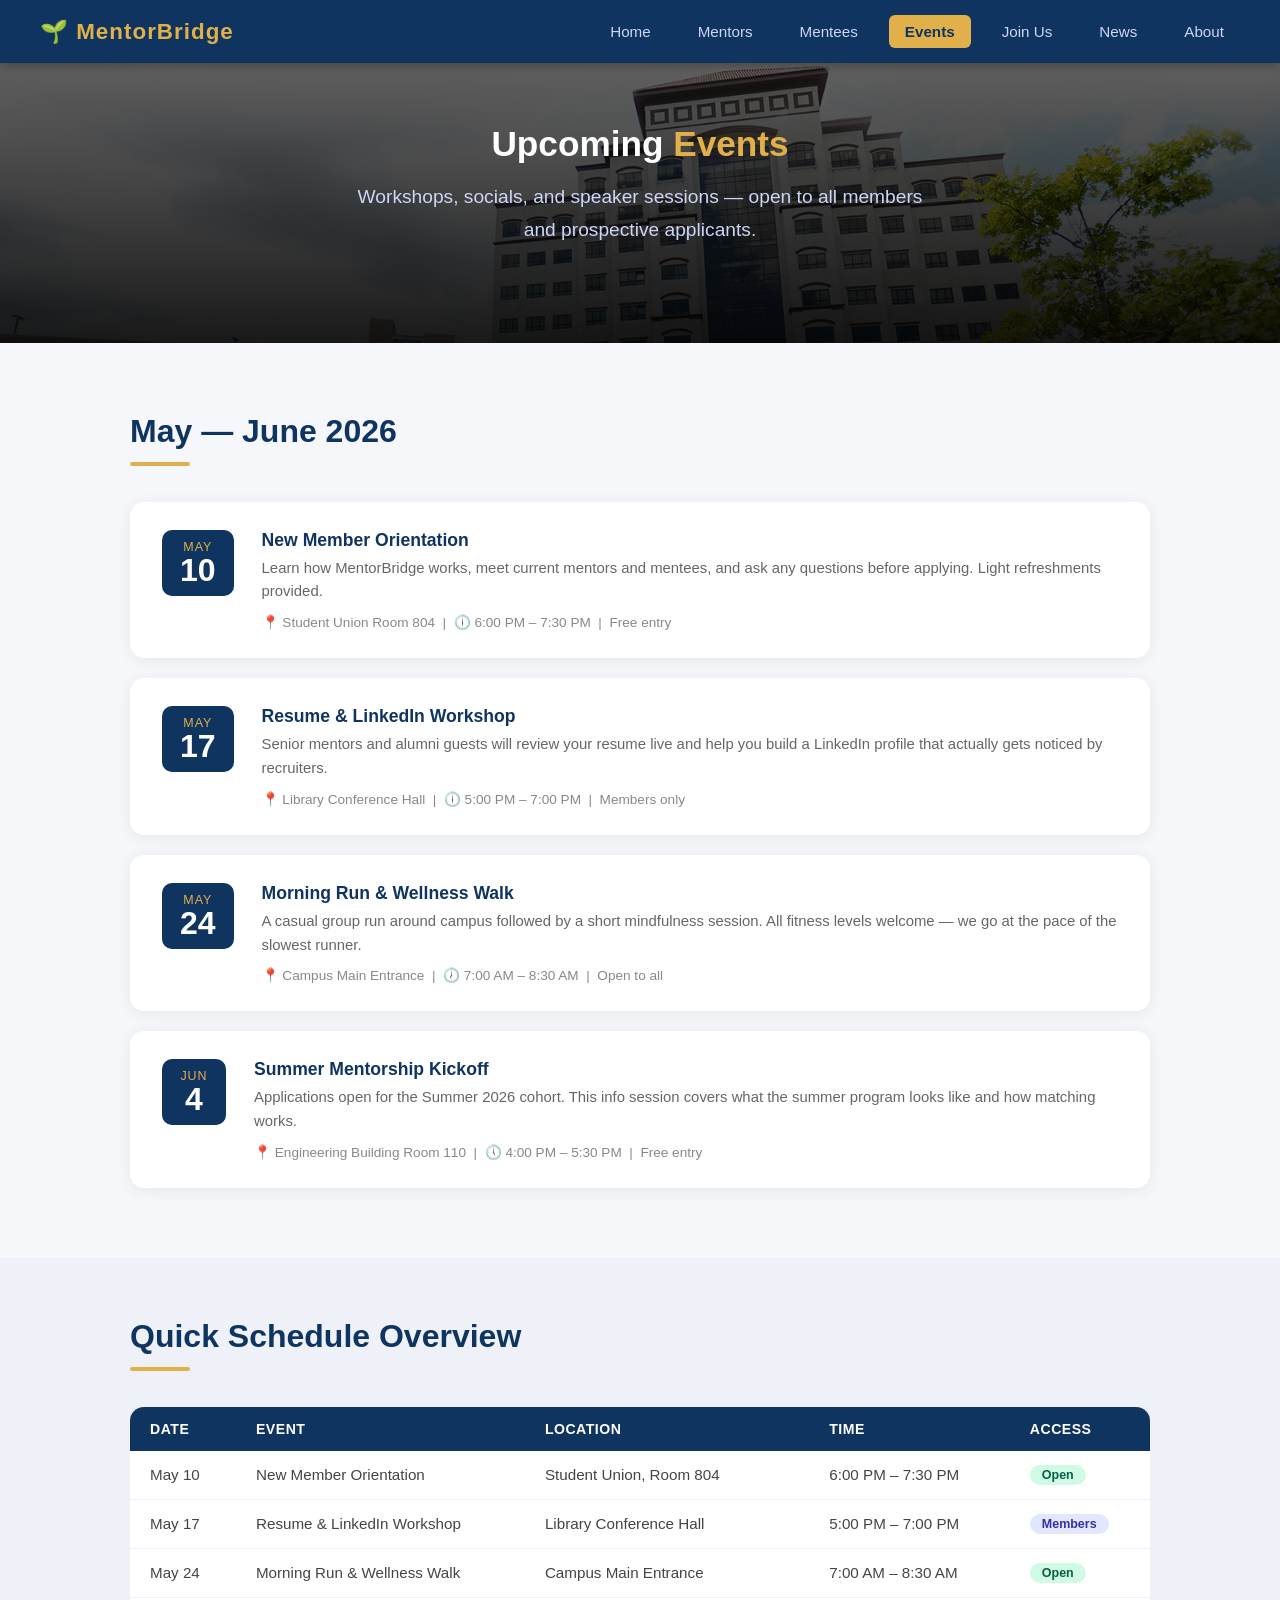
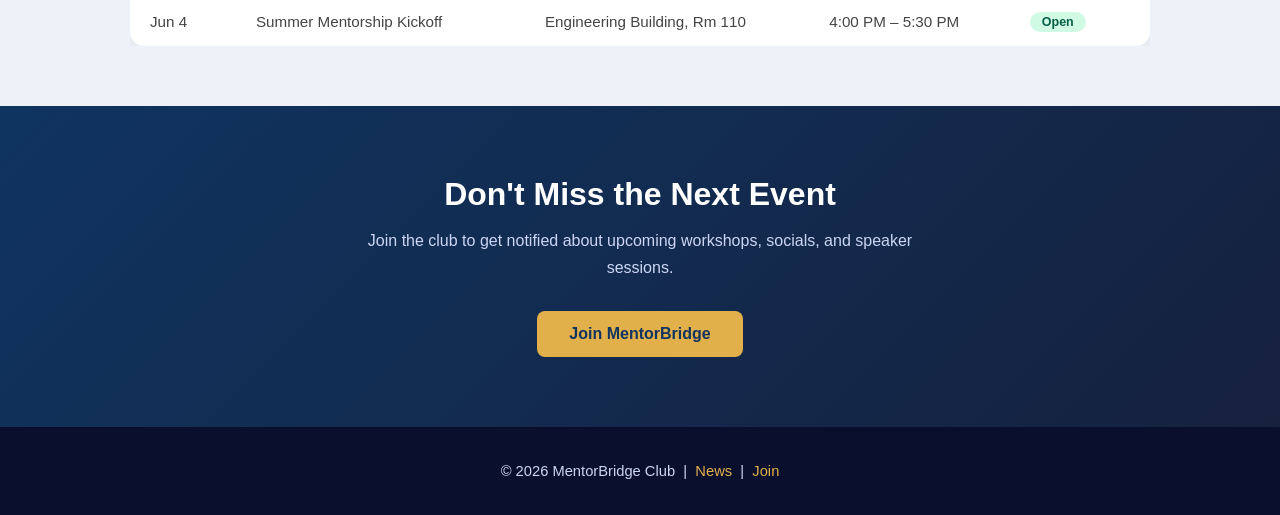
<file: events.html>
<!DOCTYPE html>
<html lang="en">
<head>
  <meta charset="UTF-8">
  <meta name="viewport" content="width=device-width, initial-scale=1.0">
  <title>Events — MentorBridge</title>
  <link rel="stylesheet" href="styles.css">
  <link rel="icon" type="image/png" href="favicon.png">
</head>
<body>

  <nav>
  <a href="index.html" class="nav-logo">🌱 MentorBridge</a>

  <button class="menu-toggle" onclick="toggleMenu()">☰</button>

  <ul class="nav-links" id="navLinks">
    <li><a href="index.html">Home</a></li>
    <li><a href="mentors.html">Mentors</a></li>
    <li><a href="mentees.html">Mentees</a></li>
    <li><a href="events.html" class="active">Events</a></li>
    <li><a href="membership.html">Join Us</a></li>
    <li><a href="news.html">News</a></li>
    <li><a href="about.html">About</a></li>
  </ul>
</nav>

  <section class="hero" style="padding: 60px 20px;">
    <h1 style="font-size:2.2rem;">Upcoming <span>Events</span></h1>
    <p>Workshops, socials, and speaker sessions — open to all members and prospective applicants.</p>
  </section>

  <div class="section">
    <h2 class="section-title">May — June 2026</h2>
    <div class="divider"></div>

    <div class="events-grid">

      <div class="event-card">
        <div class="event-date"><div class="month">May</div><div class="day">10</div></div>
        <div class="event-info">
          <h3>New Member Orientation</h3>
          <p>Learn how MentorBridge works, meet current mentors and mentees, and ask any questions before applying. Light refreshments provided.</p>
          <div class="event-meta">📍 Student Union Room 804 &nbsp;|&nbsp; 🕕 6:00 PM – 7:30 PM &nbsp;|&nbsp; Free entry</div>
        </div>
      </div>

      <div class="event-card">
        <div class="event-date"><div class="month">May</div><div class="day">17</div></div>
        <div class="event-info">
          <h3>Resume & LinkedIn Workshop</h3>
          <p>Senior mentors and alumni guests will review your resume live and help you build a LinkedIn profile that actually gets noticed by recruiters.</p>
          <div class="event-meta">📍 Library Conference Hall &nbsp;|&nbsp; 🕕 5:00 PM – 7:00 PM &nbsp;|&nbsp; Members only</div>
        </div>
      </div>

      <div class="event-card">
        <div class="event-date"><div class="month">May</div><div class="day">24</div></div>
        <div class="event-info">
          <h3>Morning Run & Wellness Walk</h3>
          <p>A casual group run around campus followed by a short mindfulness session. All fitness levels welcome — we go at the pace of the slowest runner.</p>
          <div class="event-meta">📍 Campus Main Entrance &nbsp;|&nbsp; 🕖 7:00 AM – 8:30 AM &nbsp;|&nbsp; Open to all</div>
        </div>
      </div>

      <div class="event-card">
        <div class="event-date"><div class="month">Jun</div><div class="day">4</div></div>
        <div class="event-info">
          <h3>Summer Mentorship Kickoff</h3>
          <p>Applications open for the Summer 2026 cohort. This info session covers what the summer program looks like and how matching works.</p>
          <div class="event-meta">📍 Engineering Building Room 110 &nbsp;|&nbsp; 🕔 4:00 PM – 5:30 PM &nbsp;|&nbsp; Free entry</div>
        </div>
      </div>

    </div>
  </div>

  <!-- SCHEDULE TABLE -->
  <div class="bg-gray" style="padding: 60px 0;">
    <div class="section" style="padding-top:0; padding-bottom:0;">
      <h2 class="section-title">Quick Schedule Overview</h2>
      <div class="divider"></div>
      <div style="overflow-x:auto;">
        <table class="schedule-table">
          <thead>
            <tr>
              <th>Date</th>
              <th>Event</th>
              <th>Location</th>
              <th>Time</th>
              <th>Access</th>
            </tr>
          </thead>
          <tbody>
            <tr>
              <td>May 10</td>
              <td>New Member Orientation</td>
              <td>Student Union, Room 804</td>
              <td>6:00 PM – 7:30 PM</td>
              <td><span class="badge open">Open</span></td>
            </tr>
            <tr>
              <td>May 17</td>
              <td>Resume &amp; LinkedIn Workshop</td>
              <td>Library Conference Hall</td>
              <td>5:00 PM – 7:00 PM</td>
              <td><span class="badge members">Members</span></td>
            </tr>
            <tr>
              <td>May 24</td>
              <td>Morning Run &amp; Wellness Walk</td>
              <td>Campus Main Entrance</td>
              <td>7:00 AM – 8:30 AM</td>
              <td><span class="badge open">Open</span></td>
            </tr>
            <tr>
              <td>Jun 4</td>
              <td>Summer Mentorship Kickoff</td>
              <td>Engineering Building, Rm 110</td>
              <td>4:00 PM – 5:30 PM</td>
              <td><span class="badge open">Open</span></td>
            </tr>
          </tbody>
        </table>
      </div>
    </div>
  </div>

  <div class="highlight-band">
    <h2>Don't Miss the Next Event</h2>
    <p>Join the club to get notified about upcoming workshops, socials, and speaker sessions.</p>
    <a href="membership.html" class="btn btn-primary">Join MentorBridge</a>
  </div>

  <footer>
    <p>© 2026 MentorBridge Club &nbsp;|&nbsp; <a href="news.html">News</a> &nbsp;|&nbsp; <a href="membership.html">Join</a></p>
  </footer>


<script>
function toggleMenu() {
  const menu = document.getElementById("navLinks");
  menu.style.display = (menu.style.display === "flex") ? "none" : "flex";
}
</script>
</body>
</html>
</file>
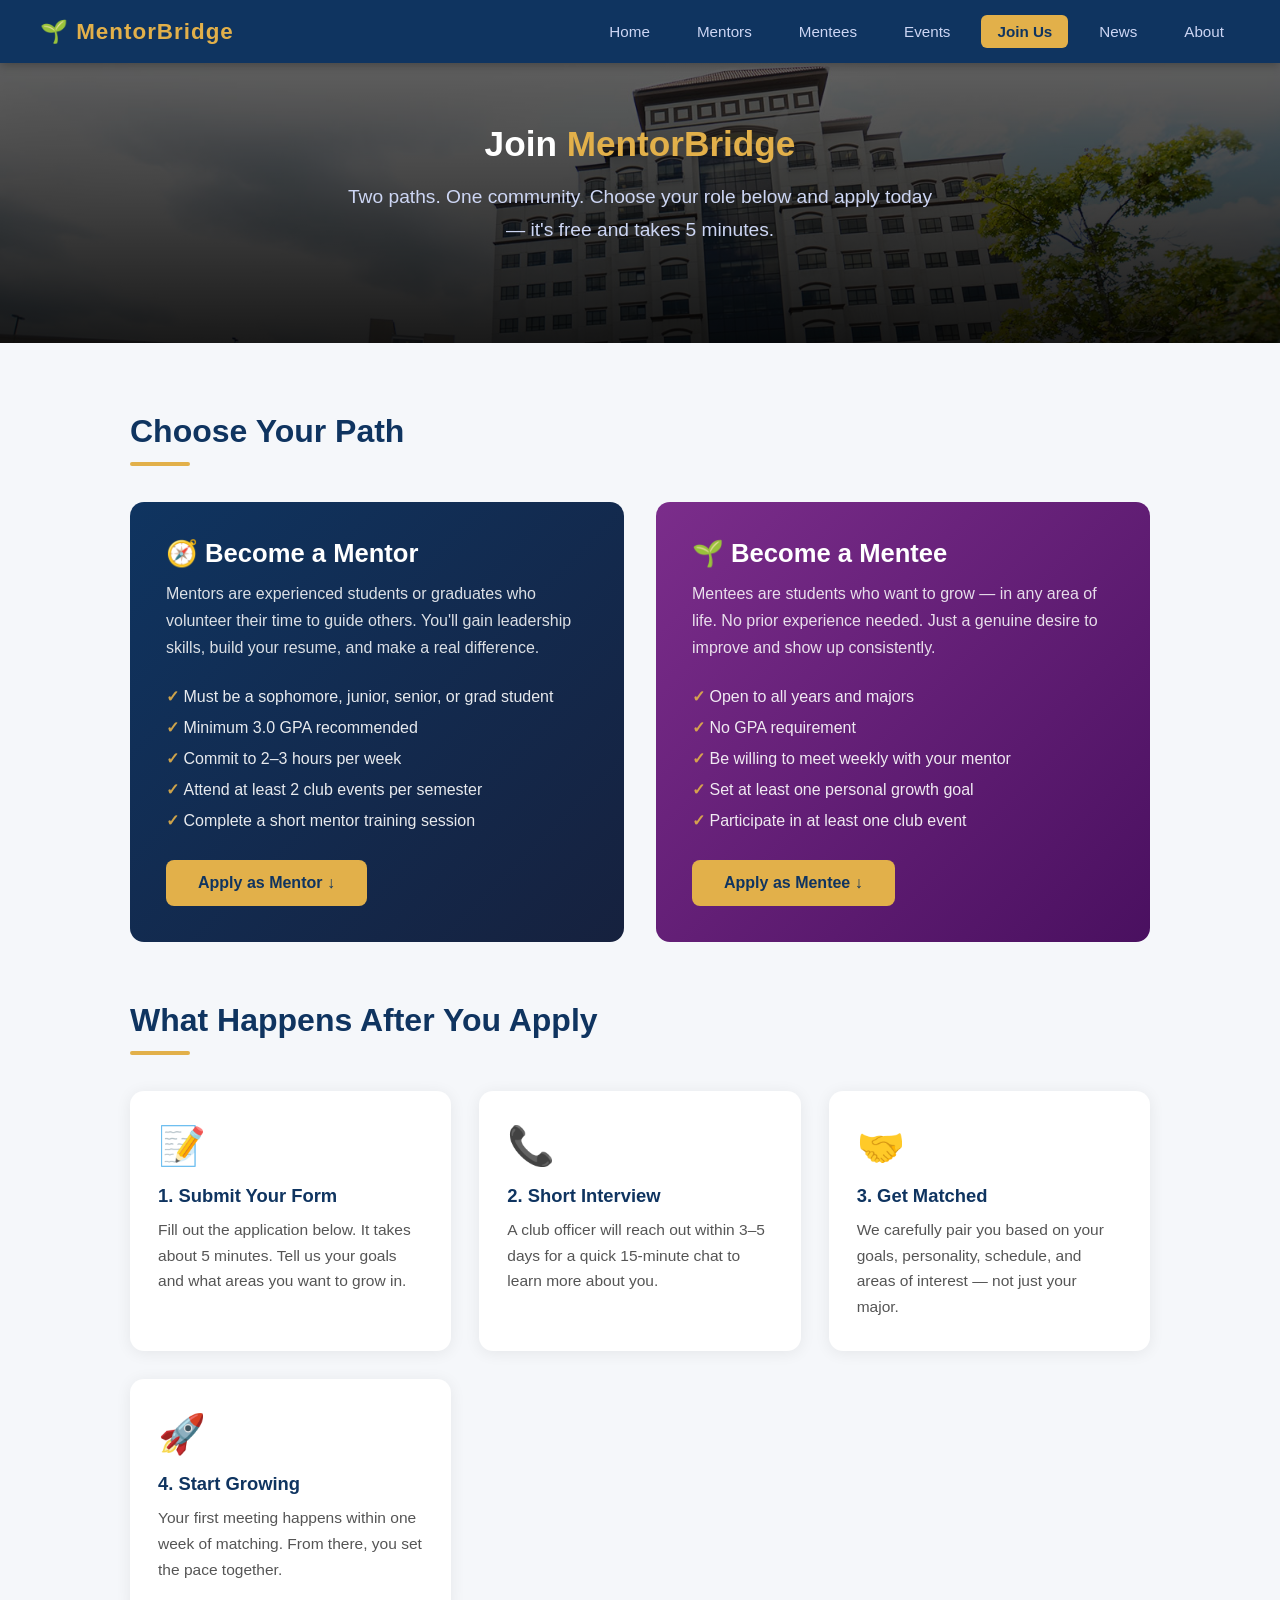
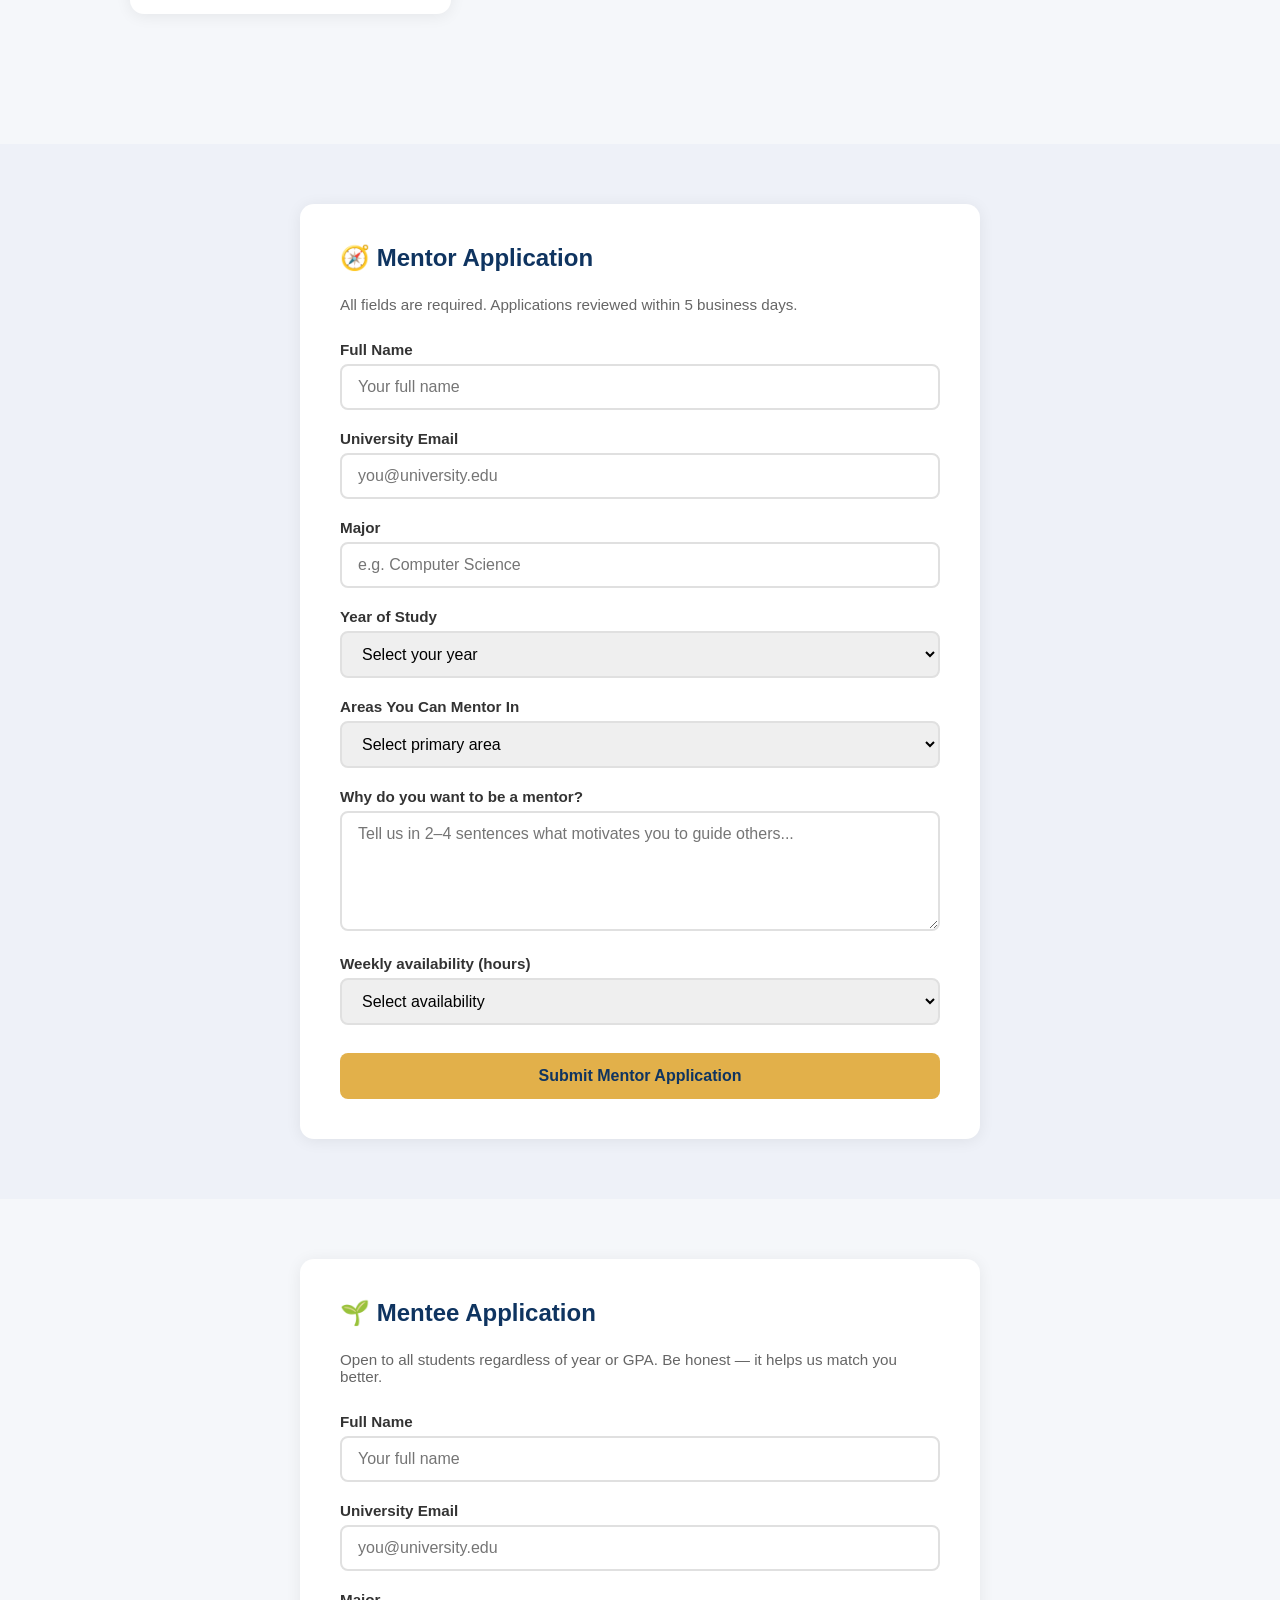
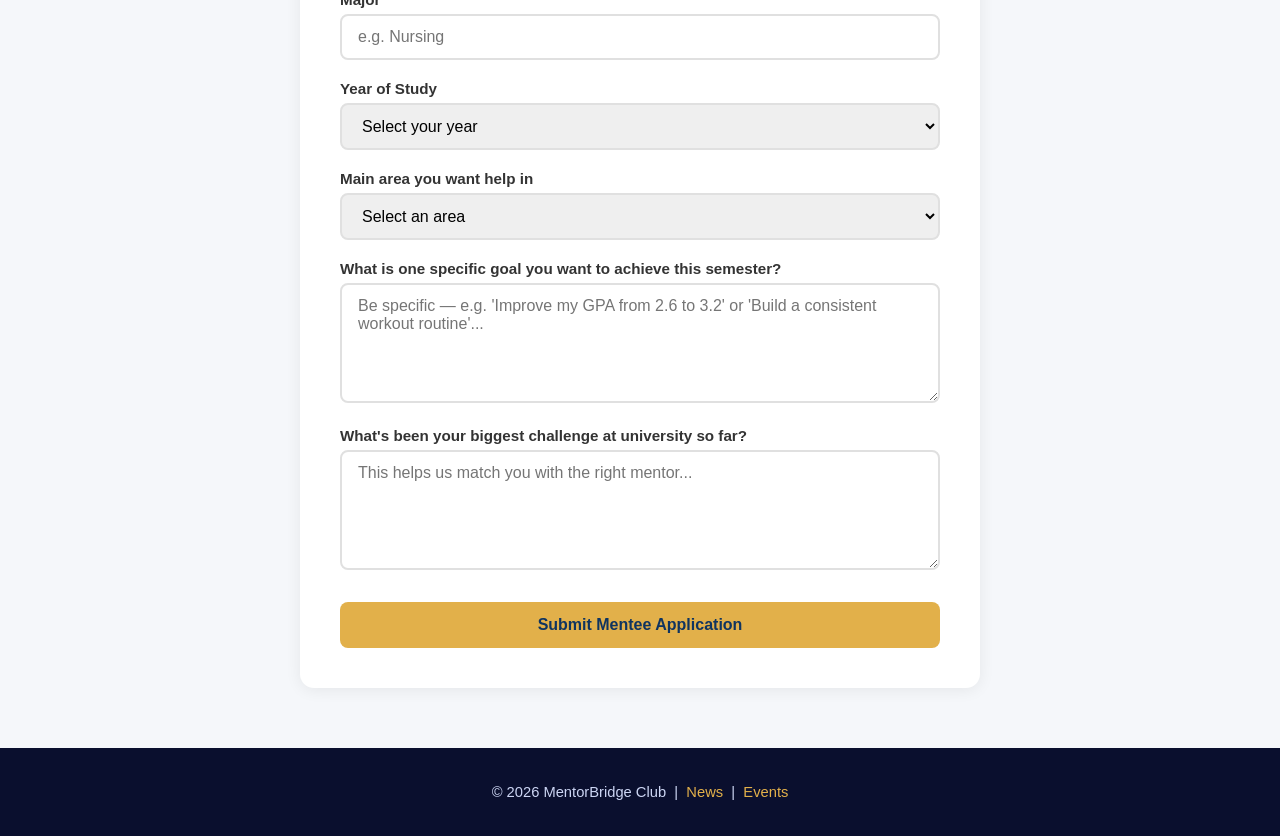
<file: membership.html>
<!DOCTYPE html>
<html lang="en">
<head>
  <meta charset="UTF-8">
  <meta name="viewport" content="width=device-width, initial-scale=1.0">
  <title>Join Us — MentorBridge</title>
  <link rel="stylesheet" href="styles.css">
  <link rel="icon" type="image/png" href="favicon.png">
</head>
<body>

  <nav>
  <a href="index.html" class="nav-logo">🌱 MentorBridge</a>

  <button class="menu-toggle" onclick="toggleMenu()">☰</button>

  <ul class="nav-links" id="navLinks">
    <li><a href="index.html">Home</a></li>
    <li><a href="mentors.html">Mentors</a></li>
    <li><a href="mentees.html">Mentees</a></li>
    <li><a href="events.html">Events</a></li>
    <li><a href="membership.html" class="active">Join Us</a></li>
    <li><a href="news.html">News</a></li>
    <li><a href="about.html">About</a></li>
  </ul>
</nav>

  <section class="hero" style="padding: 60px 20px;">
    <h1 style="font-size:2.2rem;">Join <span>MentorBridge</span></h1>
    <p>Two paths. One community. Choose your role below and apply today — it's free and takes 5 minutes.</p>
  </section>

  <!-- MENTOR vs MENTEE BOXES -->
  <div class="section">
    <h2 class="section-title">Choose Your Path</h2>
    <div class="divider"></div>

    <div class="membership-grid">

      <div class="membership-box mentor" id="mentor">
        <h2>🧭 Become a Mentor</h2>
        <p>Mentors are experienced students or graduates who volunteer their time to guide others. You'll gain leadership skills, build your resume, and make a real difference.</p>
        <ul>
          <li>Must be a sophomore, junior, senior, or grad student</li>
          <li>Minimum 3.0 GPA recommended</li>
          <li>Commit to 2–3 hours per week</li>
          <li>Attend at least 2 club events per semester</li>
          <li>Complete a short mentor training session</li>
        </ul>
        <a href="#apply-mentor" class="btn btn-primary">Apply as Mentor ↓</a>
      </div>

      <div class="membership-box mentee" id="mentee">
        <h2>🌱 Become a Mentee</h2>
        <p>Mentees are students who want to grow — in any area of life. No prior experience needed. Just a genuine desire to improve and show up consistently.</p>
        <ul>
          <li>Open to all years and majors</li>
          <li>No GPA requirement</li>
          <li>Be willing to meet weekly with your mentor</li>
          <li>Set at least one personal growth goal</li>
          <li>Participate in at least one club event</li>
        </ul>
        <a href="#apply-mentee" class="btn btn-primary">Apply as Mentee ↓</a>
      </div>

    </div>

    <!-- WHAT TO EXPECT -->
    <h2 class="section-title">What Happens After You Apply</h2>
    <div class="divider"></div>
    <div class="cards-grid" style="margin-bottom: 60px;">
      <div class="card"><div class="card-icon">📝</div><h3>1. Submit Your Form</h3><p>Fill out the application below. It takes about 5 minutes. Tell us your goals and what areas you want to grow in.</p></div>
      <div class="card"><div class="card-icon">📞</div><h3>2. Short Interview</h3><p>A club officer will reach out within 3–5 days for a quick 15-minute chat to learn more about you.</p></div>
      <div class="card"><div class="card-icon">🤝</div><h3>3. Get Matched</h3><p>We carefully pair you based on your goals, personality, schedule, and areas of interest — not just your major.</p></div>
      <div class="card"><div class="card-icon">🚀</div><h3>4. Start Growing</h3><p>Your first meeting happens within one week of matching. From there, you set the pace together.</p></div>
    </div>

  </div>

  <!-- MENTOR APPLICATION FORM -->
  <div class="bg-gray" style="padding: 60px 20px;" id="apply-mentor">
    <div class="form-section">
      <h2>🧭 Mentor Application</h2>
      <p style="color:#666; margin-bottom:28px; font-size:0.95rem;">All fields are required. Applications reviewed within 5 business days.</p>

      <div class="form-group">
        <label>Full Name</label>
        <input type="text" placeholder="Your full name">
      </div>
      <div class="form-group">
        <label>University Email</label>
        <input type="email" placeholder="you@university.edu">
      </div>
      <div class="form-group">
        <label>Major</label>
        <input type="text" placeholder="e.g. Computer Science">
      </div>
      <div class="form-group">
        <label>Year of Study</label>
        <select>
          <option value="">Select your year</option>
          <option>Sophomore</option>
          <option>Junior</option>
          <option>Senior</option>
          <option>Graduate Student</option>
        </select>
      </div>
      <div class="form-group">
        <label>Areas You Can Mentor In</label>
        <select>
          <option value="">Select primary area</option>
          <option>Academic / Coursework</option>
          <option>Career & Professional</option>
          <option>Health & Fitness</option>
          <option>Relationships & Social Skills</option>
          <option>Spiritual & Personal Purpose</option>
          <option>Discipline & Goal Setting</option>
        </select>
      </div>
      <div class="form-group">
        <label>Why do you want to be a mentor?</label>
        <textarea placeholder="Tell us in 2–4 sentences what motivates you to guide others..."></textarea>
      </div>
      <div class="form-group">
        <label>Weekly availability (hours)</label>
        <select>
          <option value="">Select availability</option>
          <option>2–3 hours/week</option>
          <option>3–5 hours/week</option>
          <option>5+ hours/week</option>
        </select>
      </div>
      <button class="btn btn-primary" style="width:100%; margin-top:8px;" onclick="alert('Thank you for applying as a mentor! We will contact you within 5 business days.')">Submit Mentor Application</button>
    </div>
  </div>

  <!-- MENTEE APPLICATION FORM -->
  <div style="padding: 60px 20px;" id="apply-mentee">
    <div class="form-section">
      <h2>🌱 Mentee Application</h2>
      <p style="color:#666; margin-bottom:28px; font-size:0.95rem;">Open to all students regardless of year or GPA. Be honest — it helps us match you better.</p>

      <div class="form-group">
        <label>Full Name</label>
        <input type="text" placeholder="Your full name">
      </div>
      <div class="form-group">
        <label>University Email</label>
        <input type="email" placeholder="you@university.edu">
      </div>
      <div class="form-group">
        <label>Major</label>
        <input type="text" placeholder="e.g. Nursing">
      </div>
      <div class="form-group">
        <label>Year of Study</label>
        <select>
          <option value="">Select your year</option>
          <option>Freshman</option>
          <option>Sophomore</option>
          <option>Junior</option>
          <option>Senior</option>
        </select>
      </div>
      <div class="form-group">
        <label>Main area you want help in</label>
        <select>
          <option value="">Select an area</option>
          <option>Academic / Coursework</option>
          <option>Career & Professional</option>
          <option>Health & Fitness</option>
          <option>Relationships & Social Skills</option>
          <option>Spiritual & Personal Purpose</option>
          <option>Discipline & Goal Setting</option>
        </select>
      </div>
      <div class="form-group">
        <label>What is one specific goal you want to achieve this semester?</label>
        <textarea placeholder="Be specific — e.g. 'Improve my GPA from 2.6 to 3.2' or 'Build a consistent workout routine'..."></textarea>
      </div>
      <div class="form-group">
        <label>What's been your biggest challenge at university so far?</label>
        <textarea placeholder="This helps us match you with the right mentor..."></textarea>
      </div>
      <button class="btn btn-primary" style="width:100%; margin-top:8px;" onclick="alert('Thank you for applying as a mentee! We will contact you within 5 business days.')">Submit Mentee Application</button>
    </div>
  </div>

  <footer>
    <p>© 2026 MentorBridge Club &nbsp;|&nbsp; <a href="news.html">News</a> &nbsp;|&nbsp; <a href="events.html">Events</a></p>
  </footer>


<script>
function toggleMenu() {
  const menu = document.getElementById("navLinks");
  menu.style.display = (menu.style.display === "flex") ? "none" : "flex";
}
</script>
</body>
</html>
</file>
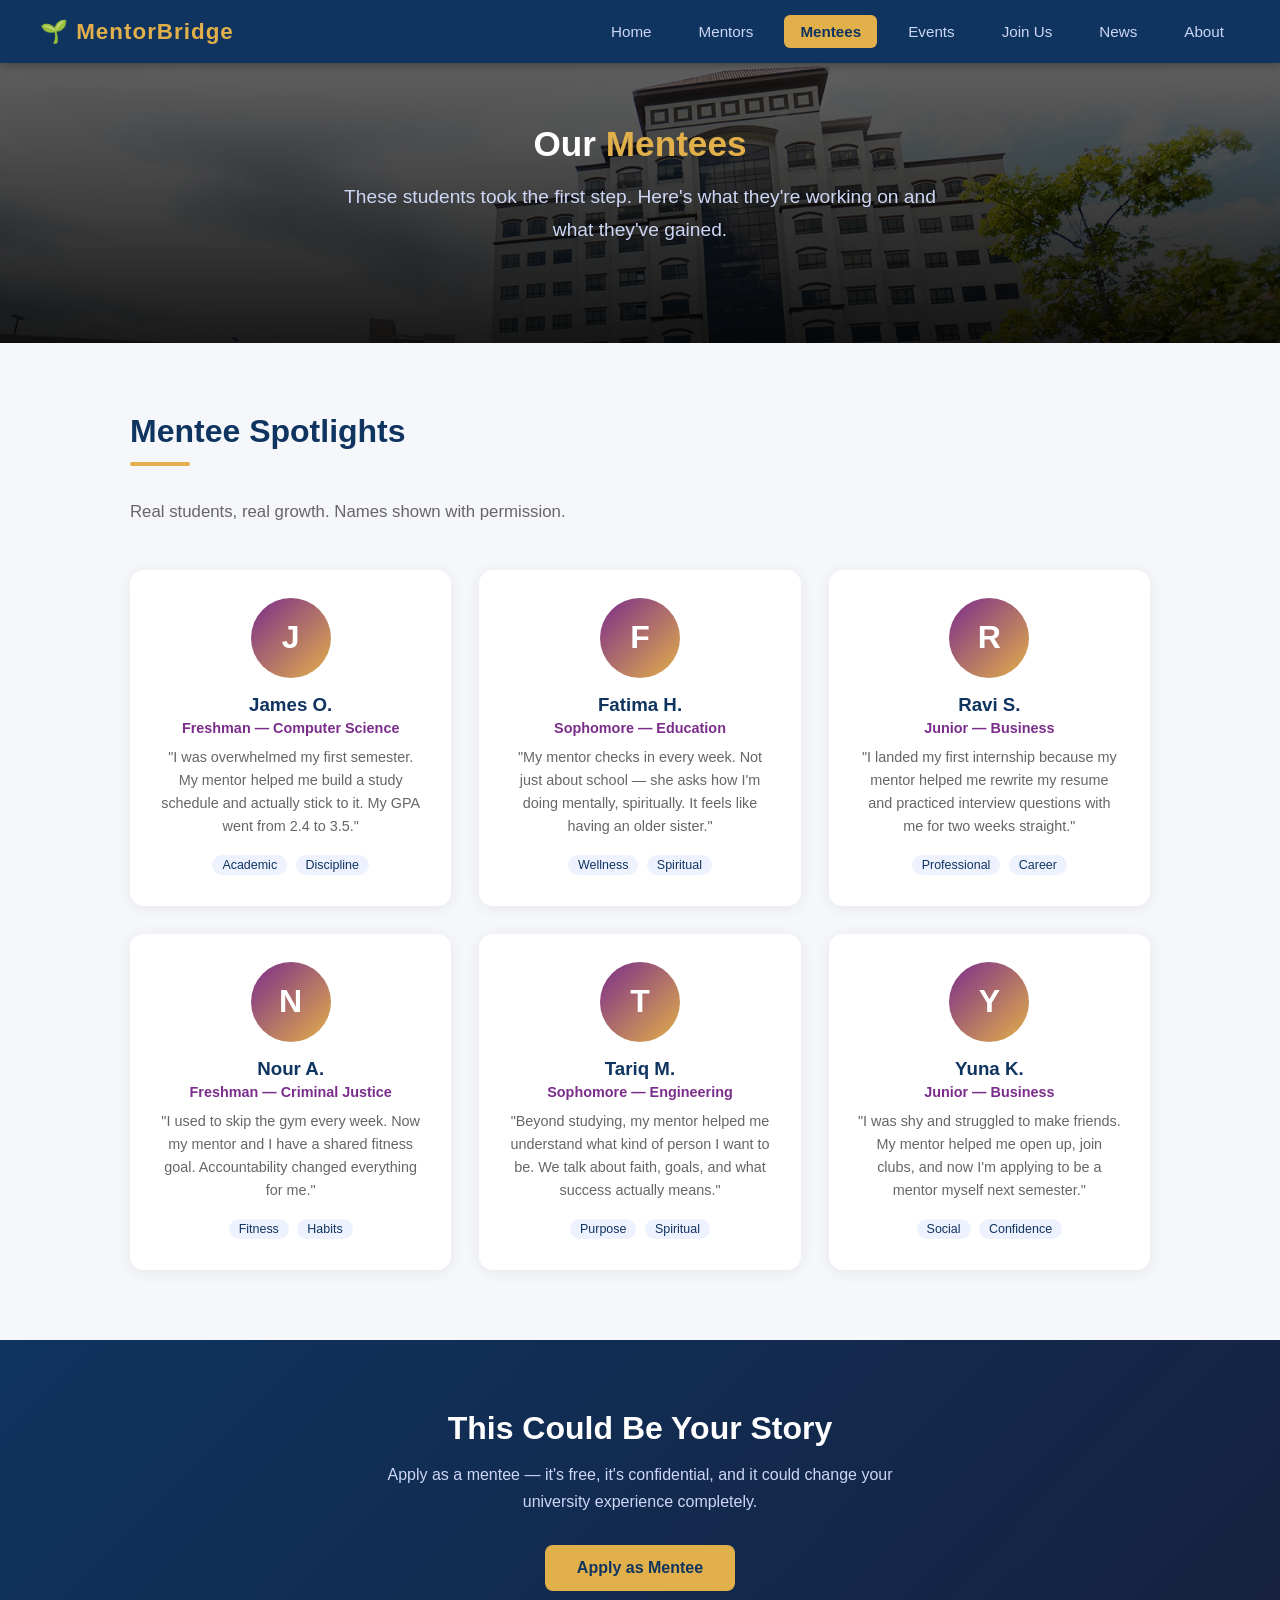
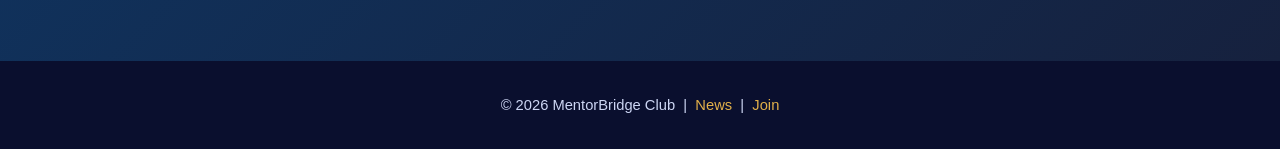
<file: mentees.html>
<!DOCTYPE html>
<html lang="en">
<head>
  <meta charset="UTF-8">
  <meta name="viewport" content="width=device-width, initial-scale=1.0">
  <title>Mentees — MentorBridge</title>
  <link rel="stylesheet" href="styles.css">
  <link rel="icon" type="image/png" href="favicon.png">
</head>
<body>

  <nav>
  <a href="index.html" class="nav-logo">🌱 MentorBridge</a>

  <button class="menu-toggle" onclick="toggleMenu()">☰</button>

  <ul class="nav-links" id="navLinks">
    <li><a href="index.html">Home</a></li>
    <li><a href="mentors.html">Mentors</a></li>
    <li><a href="mentees.html" class="active">Mentees</a></li>
    <li><a href="events.html">Events</a></li>
    <li><a href="membership.html">Join Us</a></li>
    <li><a href="news.html">News</a></li>
    <li><a href="about.html">About</a></li>
  </ul>
</nav>

  <section class="hero" style="padding: 60px 20px;">
    <h1 style="font-size:2.2rem;">Our <span>Mentees</span></h1>
    <p>These students took the first step. Here's what they're working on and what they've gained.</p>
  </section>

  <div class="section">
    <h2 class="section-title">Mentee Spotlights</h2>
    <div class="divider"></div>
    <p class="section-subtitle">Real students, real growth. Names shown with permission.</p>

    <div class="cards-grid">

      <div class="person-card">
        <div class="avatar" style="background: linear-gradient(135deg, #7b2d8b, #e2b04a);">J</div>
        <h3>James O.</h3>
        <div class="role" style="color:#7b2d8b;">Freshman — Computer Science</div>
        <p>"I was overwhelmed my first semester. My mentor helped me build a study schedule and actually stick to it. My GPA went from 2.4 to 3.5."</p>
        <div style="margin-top:14px;">
          <span class="tag">Academic</span>
          <span class="tag">Discipline</span>
        </div>
      </div>

      <div class="person-card">
        <div class="avatar" style="background: linear-gradient(135deg, #7b2d8b, #e2b04a);">F</div>
        <h3>Fatima H.</h3>
        <div class="role" style="color:#7b2d8b;">Sophomore — Education</div>
        <p>"My mentor checks in every week. Not just about school — she asks how I'm doing mentally, spiritually. It feels like having an older sister."</p>
        <div style="margin-top:14px;">
          <span class="tag">Wellness</span>
          <span class="tag">Spiritual</span>
        </div>
      </div>

      <div class="person-card">
        <div class="avatar" style="background: linear-gradient(135deg, #7b2d8b, #e2b04a);">R</div>
        <h3>Ravi S.</h3>
        <div class="role" style="color:#7b2d8b;">Junior — Business</div>
        <p>"I landed my first internship because my mentor helped me rewrite my resume and practiced interview questions with me for two weeks straight."</p>
        <div style="margin-top:14px;">
          <span class="tag">Professional</span>
          <span class="tag">Career</span>
        </div>
      </div>

      <div class="person-card">
        <div class="avatar" style="background: linear-gradient(135deg, #7b2d8b, #e2b04a);">N</div>
        <h3>Nour A.</h3>
        <div class="role" style="color:#7b2d8b;">Freshman — Criminal Justice</div>
        <p>"I used to skip the gym every week. Now my mentor and I have a shared fitness goal. Accountability changed everything for me."</p>
        <div style="margin-top:14px;">
          <span class="tag">Fitness</span>
          <span class="tag">Habits</span>
        </div>
      </div>

      <div class="person-card">
        <div class="avatar" style="background: linear-gradient(135deg, #7b2d8b, #e2b04a);">T</div>
        <h3>Tariq M.</h3>
        <div class="role" style="color:#7b2d8b;">Sophomore — Engineering</div>
        <p>"Beyond studying, my mentor helped me understand what kind of person I want to be. We talk about faith, goals, and what success actually means."</p>
        <div style="margin-top:14px;">
          <span class="tag">Purpose</span>
          <span class="tag">Spiritual</span>
        </div>
      </div>

      <div class="person-card">
        <div class="avatar" style="background: linear-gradient(135deg, #7b2d8b, #e2b04a);">Y</div>
        <h3>Yuna K.</h3>
        <div class="role" style="color:#7b2d8b;">Junior — Business</div>
        <p>"I was shy and struggled to make friends. My mentor helped me open up, join clubs, and now I'm applying to be a mentor myself next semester."</p>
        <div style="margin-top:14px;">
          <span class="tag">Social</span>
          <span class="tag">Confidence</span>
        </div>
      </div>

    </div>
  </div>

  <div class="highlight-band">
    <h2>This Could Be Your Story</h2>
    <p>Apply as a mentee — it's free, it's confidential, and it could change your university experience completely.</p>
    <a href="membership.html#mentee" class="btn btn-primary">Apply as Mentee</a>
  </div>

  <footer>
    <p>© 2026 MentorBridge Club &nbsp;|&nbsp; <a href="news.html">News</a> &nbsp;|&nbsp; <a href="membership.html">Join</a></p>
  </footer>


<script>
function toggleMenu() {
  const menu = document.getElementById("navLinks");
  menu.style.display = (menu.style.display === "flex") ? "none" : "flex";
}
</script>
</body>
</html>
</file>
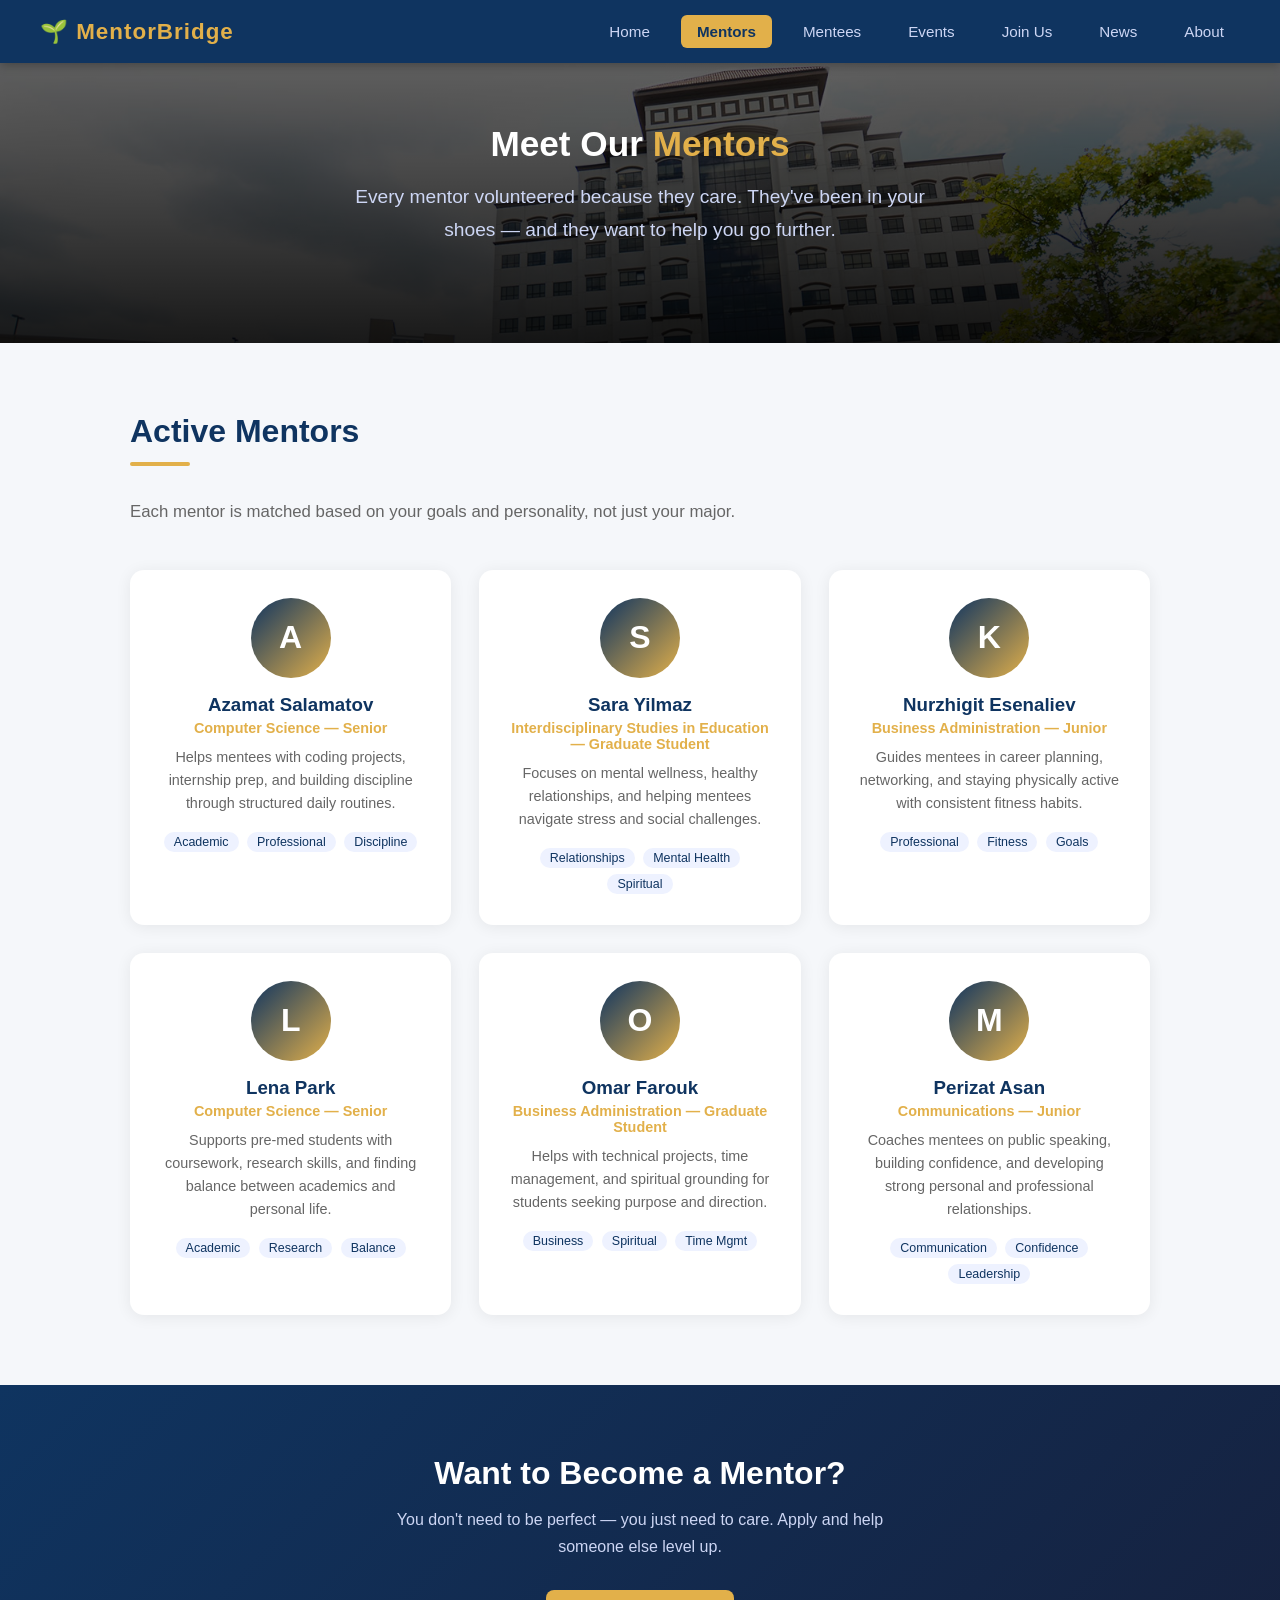
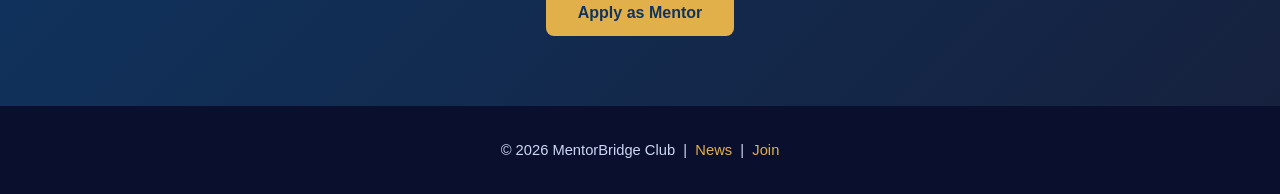
<file: mentors.html>
<!DOCTYPE html>
<html lang="en">
<head>
  <meta charset="UTF-8">
  <meta name="viewport" content="width=device-width, initial-scale=1.0">
  <title>Mentors — MentorBridge</title>
  <link rel="stylesheet" href="styles.css">
  <link rel="icon" type="image/png" href="favicon.png">
</head>
<body>

  <nav>
  <a href="index.html" class="nav-logo">🌱 MentorBridge</a>

  <button class="menu-toggle" onclick="toggleMenu()">☰</button>

  <ul class="nav-links" id="navLinks">
    <li><a href="index.html">Home</a></li>
    <li><a href="mentors.html" class="active">Mentors</a></li>
    <li><a href="mentees.html">Mentees</a></li>
    <li><a href="events.html">Events</a></li>
    <li><a href="membership.html">Join Us</a></li>
    <li><a href="news.html">News</a></li>
    <li><a href="about.html">About</a></li>
  </ul>
</nav>

  <section class="hero" style="padding: 60px 20px;">
    <h1 style="font-size:2.2rem;">Meet Our <span>Mentors</span></h1>
    <p>Every mentor volunteered because they care. They've been in your shoes — and they want to help you go further.</p>
  </section>

  <div class="section">
    <h2 class="section-title">Active Mentors</h2>
    <div class="divider"></div>
    <p class="section-subtitle">Each mentor is matched based on your goals and personality, not just your major.</p>

    <div class="cards-grid">

      <div class="person-card">
        <div class="avatar">A</div>
        <h3>Azamat Salamatov</h3>
        <div class="role">Computer Science — Senior</div>
        <p>Helps mentees with coding projects, internship prep, and building discipline through structured daily routines.</p>
        <div style="margin-top:14px;">
          <span class="tag">Academic</span>
          <span class="tag">Professional</span>
          <span class="tag">Discipline</span>
        </div>
      </div>

      <div class="person-card">
        <div class="avatar">S</div>
        <h3>Sara Yilmaz</h3>
        <div class="role">Interdisciplinary Studies in Education — Graduate Student</div>
        <p>Focuses on mental wellness, healthy relationships, and helping mentees navigate stress and social challenges.</p>
        <div style="margin-top:14px;">
          <span class="tag">Relationships</span>
          <span class="tag">Mental Health</span>
          <span class="tag">Spiritual</span>
        </div>
      </div>

      <div class="person-card">
        <div class="avatar">K</div>
        <h3>Nurzhigit Esenaliev</h3>
        <div class="role">Business Administration — Junior</div>
        <p>Guides mentees in career planning, networking, and staying physically active with consistent fitness habits.</p>
        <div style="margin-top:14px;">
          <span class="tag">Professional</span>
          <span class="tag">Fitness</span>
          <span class="tag">Goals</span>
        </div>
      </div>

      <div class="person-card">
        <div class="avatar">L</div>
        <h3>Lena Park</h3>
        <div class="role">Computer Science — Senior</div>
        <p>Supports pre-med students with coursework, research skills, and finding balance between academics and personal life.</p>
        <div style="margin-top:14px;">
          <span class="tag">Academic</span>
          <span class="tag">Research</span>
          <span class="tag">Balance</span>
        </div>
      </div>

      <div class="person-card">
        <div class="avatar">O</div>
        <h3>Omar Farouk</h3>
        <div class="role">Business Administration — Graduate Student</div>
        <p>Helps with technical projects, time management, and spiritual grounding for students seeking purpose and direction.</p>
        <div style="margin-top:14px;">
          <span class="tag">Business</span>
          <span class="tag">Spiritual</span>
          <span class="tag">Time Mgmt</span>
        </div>
      </div>

      <div class="person-card">
        <div class="avatar">M</div>
        <h3>Perizat Asan</h3>
        <div class="role">Communications — Junior</div>
        <p>Coaches mentees on public speaking, building confidence, and developing strong personal and professional relationships.</p>
        <div style="margin-top:14px;">
          <span class="tag">Communication</span>
          <span class="tag">Confidence</span>
          <span class="tag">Leadership</span>
        </div>
      </div>

    </div>
  </div>

  <div class="highlight-band">
    <h2>Want to Become a Mentor?</h2>
    <p>You don't need to be perfect — you just need to care. Apply and help someone else level up.</p>
    <a href="membership.html#mentor" class="btn btn-primary">Apply as Mentor</a>
  </div>

  <footer>
    <p>© 2026 MentorBridge Club &nbsp;|&nbsp; <a href="news.html">News</a> &nbsp;|&nbsp; <a href="membership.html">Join</a></p>
  </footer>


<script>
function toggleMenu() {
  const menu = document.getElementById("navLinks");
  menu.style.display = (menu.style.display === "flex") ? "none" : "flex";
}
</script>
</body>
</html>
</file>
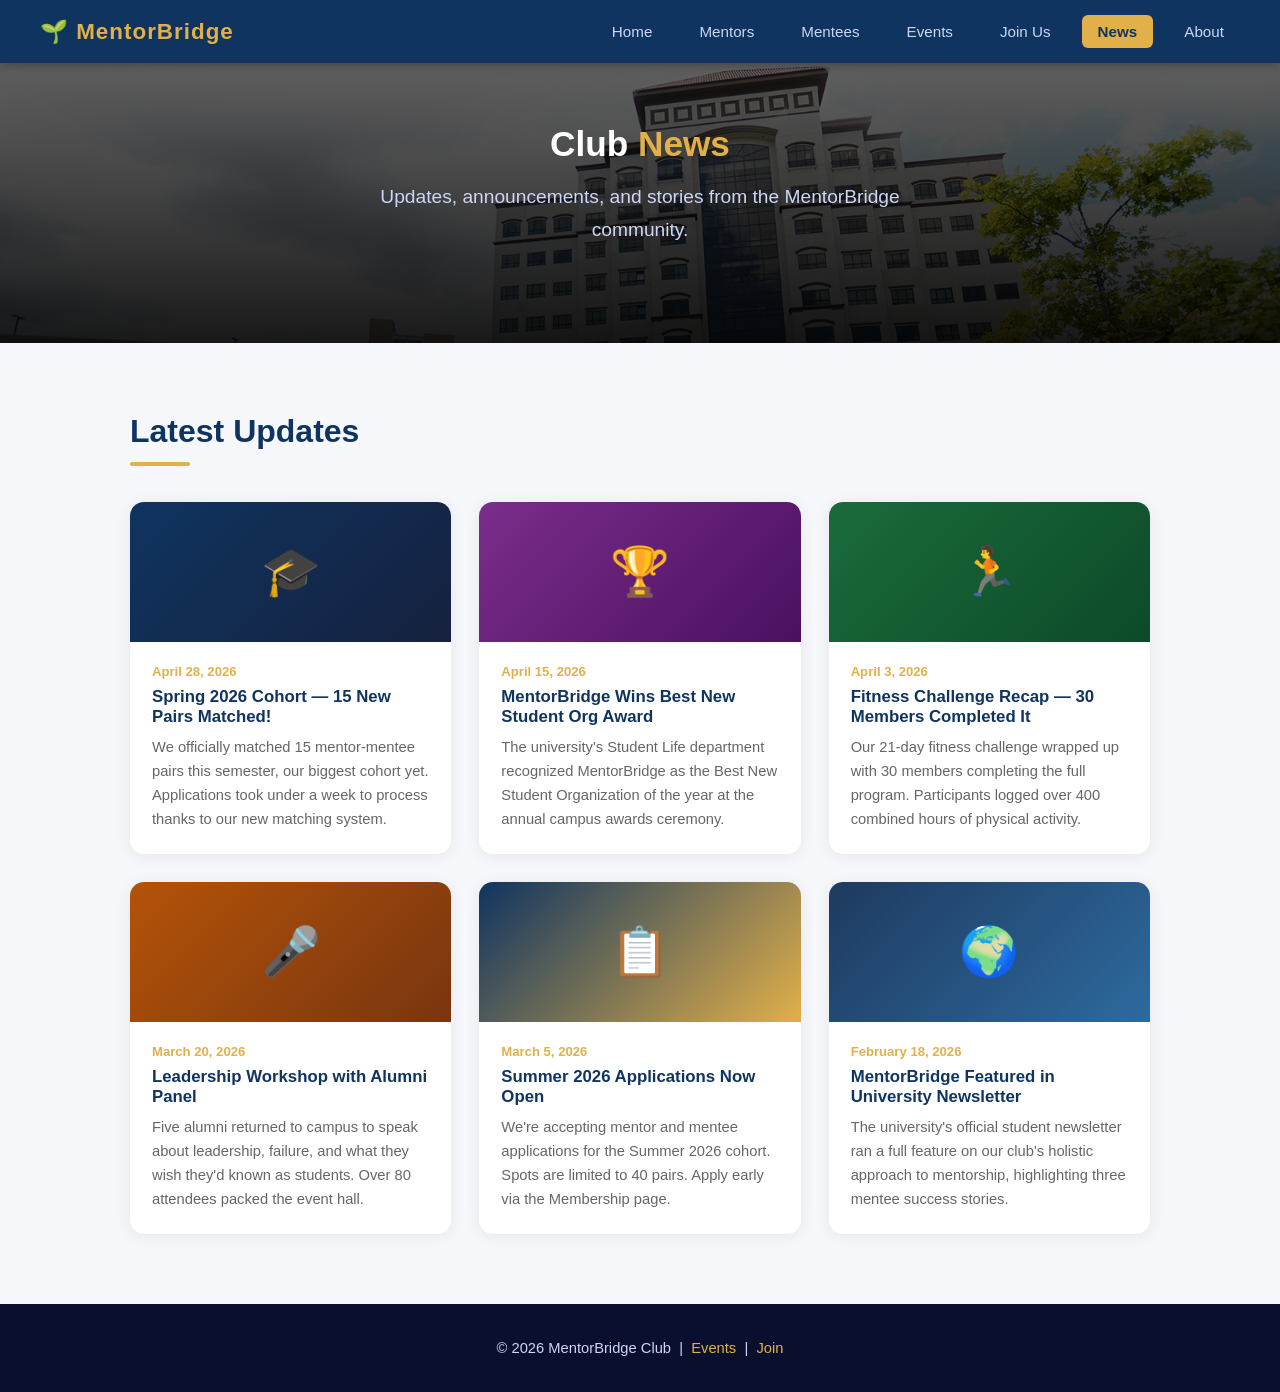
<file: news.html>
<!DOCTYPE html>
<html lang="en">
<head>
  <meta charset="UTF-8">
  <meta name="viewport" content="width=device-width, initial-scale=1.0">
  <title>News — MentorBridge</title>
  <link rel="stylesheet" href="styles.css">
  <link rel="icon" type="image/png" href="favicon.png">
</head>
<body>

  <nav>
  <a href="index.html" class="nav-logo">🌱 MentorBridge</a>

  <button class="menu-toggle" onclick="toggleMenu()">☰</button>

  <ul class="nav-links" id="navLinks">
    <li><a href="index.html">Home</a></li>
    <li><a href="mentors.html">Mentors</a></li>
    <li><a href="mentees.html">Mentees</a></li>
    <li><a href="events.html">Events</a></li>
    <li><a href="membership.html">Join Us</a></li>
    <li><a href="news.html" class="active">News</a></li>
    <li><a href="about.html">About</a></li>
  </ul>
</nav>

  <section class="hero" style="padding: 60px 20px;">
    <h1 style="font-size:2.2rem;">Club <span>News</span></h1>
    <p>Updates, announcements, and stories from the MentorBridge community.</p>
  </section>

  <div class="section">
    <h2 class="section-title">Latest Updates</h2>
    <div class="divider"></div>

    <div class="cards-grid">

      <div class="news-card">
        <div class="news-banner" style="background: linear-gradient(135deg, #0f3460, #16213e);">🎓</div>
        <div class="news-body">
          <div class="date">April 28, 2026</div>
          <h3>Spring 2026 Cohort — 15 New Pairs Matched!</h3>
          <p>We officially matched 15 mentor-mentee pairs this semester, our biggest cohort yet. Applications took under a week to process thanks to our new matching system.</p>
        </div>
      </div>

      <div class="news-card">
        <div class="news-banner" style="background: linear-gradient(135deg, #7b2d8b, #4a1060);">🏆</div>
        <div class="news-body">
          <div class="date">April 15, 2026</div>
          <h3>MentorBridge Wins Best New Student Org Award</h3>
          <p>The university's Student Life department recognized MentorBridge as the Best New Student Organization of the year at the annual campus awards ceremony.</p>
        </div>
      </div>

      <div class="news-card">
        <div class="news-banner" style="background: linear-gradient(135deg, #1a6b3c, #0d4a28);">🏃</div>
        <div class="news-body">
          <div class="date">April 3, 2026</div>
          <h3>Fitness Challenge Recap — 30 Members Completed It</h3>
          <p>Our 21-day fitness challenge wrapped up with 30 members completing the full program. Participants logged over 400 combined hours of physical activity.</p>
        </div>
      </div>

      <div class="news-card">
        <div class="news-banner" style="background: linear-gradient(135deg, #b45309, #78350f);">🎤</div>
        <div class="news-body">
          <div class="date">March 20, 2026</div>
          <h3>Leadership Workshop with Alumni Panel</h3>
          <p>Five alumni returned to campus to speak about leadership, failure, and what they wish they'd known as students. Over 80 attendees packed the event hall.</p>
        </div>
      </div>

      <div class="news-card">
        <div class="news-banner" style="background: linear-gradient(135deg, #0f3460, #e2b04a);">📋</div>
        <div class="news-body">
          <div class="date">March 5, 2026</div>
          <h3>Summer 2026 Applications Now Open</h3>
          <p>We're accepting mentor and mentee applications for the Summer 2026 cohort. Spots are limited to 40 pairs. Apply early via the Membership page.</p>
        </div>
      </div>

      <div class="news-card">
        <div class="news-banner" style="background: linear-gradient(135deg, #1e3a5f, #2d6a9f);">🌍</div>
        <div class="news-body">
          <div class="date">February 18, 2026</div>
          <h3>MentorBridge Featured in University Newsletter</h3>
          <p>The university's official student newsletter ran a full feature on our club's holistic approach to mentorship, highlighting three mentee success stories.</p>
        </div>
      </div>

    </div>
  </div>

  <footer>
    <p>© 2026 MentorBridge Club &nbsp;|&nbsp; <a href="events.html">Events</a> &nbsp;|&nbsp; <a href="membership.html">Join</a></p>
  </footer>


<script>
function toggleMenu() {
  const menu = document.getElementById("navLinks");
  menu.style.display = (menu.style.display === "flex") ? "none" : "flex";
}
</script>
</body>
</html>
</file>
<file: styles.css>
/* ── RESET & BASE ────────────────────────────────── */
* { margin: 0; padding: 0; box-sizing: border-box; }

body {
  font-family: 'Segoe UI', Arial, sans-serif;
  background: #f5f7fa;
  color: #1a1a2e;
}

/* ── NAVIGATION ──────────────────────────────────── */
nav {
  background: #0f3460;
  display: flex;
  justify-content: space-between;
  align-items: center;
  padding: 0 40px;
  position: sticky;
  top: 0;
  z-index: 100;
  box-shadow: 0 2px 10px rgba(0,0,0,0.3);
}

.nav-logo {
  color: #e2b04a;
  font-size: 1.4rem;
  font-weight: 700;
  text-decoration: none;
  padding: 18px 0;
  letter-spacing: 1px;
}

.nav-links {
  display: flex;
  list-style: none;
  gap: 6px;
}

.nav-links a {
  color: #cdd6f4;
  text-decoration: none;
  padding: 8px 16px;
  border-radius: 6px;
  font-size: 0.95rem;
  transition: background 0.2s, color 0.2s;
}

.nav-links a:hover,
.nav-links a.active {
  background: #e2b04a;
  color: #0f3460;
  font-weight: 600;
}

/* ── HERO SECTION ────────────────────────────────── */
.hero {
    background: 
        linear-gradient(rgba(0,0,0,0.6), rgba(0,0,0,0.9)),
        url("univer.jpg");
    background-size: cover;
    background-position: top center;
    background-repeat: no-repeat;

    color: white;
    text-align: center;
    padding: 100px 20px;
}

.hero h1 {
  font-size: 3rem;
  font-weight: 800;
  margin-bottom: 16px;
  line-height: 1.2;
}

.hero h1 span { color: #e2b04a; }

.hero p {
  font-size: 1.2rem;
  color: #cdd6f4;
  max-width: 600px;
  margin: 0 auto 36px;
  line-height: 1.7;
}

.hero-buttons {
  display: flex;
  gap: 16px;
  justify-content: center;
  flex-wrap: wrap;
}

/* ── BUTTONS ─────────────────────────────────────── */
.btn {
  padding: 14px 32px;
  border-radius: 8px;
  font-size: 1rem;
  font-weight: 600;
  text-decoration: none;
  cursor: pointer;
  border: none;
  transition: transform 0.15s, box-shadow 0.15s;
  display: inline-block;
}

.btn:hover { transform: translateY(-2px); box-shadow: 0 6px 20px rgba(0,0,0,0.2); }

.btn-primary   { background: #e2b04a; color: #0f3460; }
.btn-secondary { background: transparent; color: white; border: 2px solid white; }
.btn-secondary:hover { background: white; color: #0f3460; }

/* ── SECTION WRAPPER ─────────────────────────────── */
.section {
  padding: 70px 40px;
  max-width: 1100px;
  margin: 0 auto;
}

.section-title {
  font-size: 2rem;
  font-weight: 700;
  color: #0f3460;
  margin-bottom: 10px;
}

.section-subtitle {
  color: #666;
  font-size: 1.05rem;
  margin-bottom: 48px;
}

.divider {
  width: 60px;
  height: 4px;
  background: #e2b04a;
  margin: 12px 0 36px;
  border-radius: 2px;
}

/* ── CARDS ───────────────────────────────────────── */
.cards-grid {
  display: grid;
  grid-template-columns: repeat(auto-fit, minmax(280px, 1fr));
  gap: 28px;
}

.card {
  background: white;
  border-radius: 14px;
  padding: 32px 28px;
  box-shadow: 0 2px 16px rgba(0,0,0,0.07);
  transition: transform 0.2s, box-shadow 0.2s;
}

.card:hover { transform: translateY(-4px); box-shadow: 0 8px 30px rgba(0,0,0,0.12); }

.card-icon {
  font-size: 2.4rem;
  margin-bottom: 16px;
}

.card h3 {
  font-size: 1.15rem;
  color: #0f3460;
  margin-bottom: 10px;
  font-weight: 700;
}

.card p { color: #555; line-height: 1.65; font-size: 0.97rem; }

/* ── PERSON CARD (mentors/mentees page) ──────────── */
.person-card {
  background: white;
  border-radius: 14px;
  padding: 28px;
  box-shadow: 0 2px 16px rgba(0,0,0,0.07);
  text-align: center;
  transition: transform 0.2s;
}

.person-card:hover { transform: translateY(-4px); }

.avatar {
  width: 80px;
  height: 80px;
  border-radius: 50%;
  background: linear-gradient(135deg, #0f3460, #e2b04a);
  margin: 0 auto 16px;
  display: flex;
  align-items: center;
  justify-content: center;
  font-size: 2rem;
  color: white;
  font-weight: 700;
}

.person-card h3 { color: #0f3460; margin-bottom: 4px; font-weight: 700; }
.person-card .role { color: #e2b04a; font-size: 0.9rem; font-weight: 600; margin-bottom: 10px; }
.person-card p { color: #666; font-size: 0.9rem; line-height: 1.6; }

.tag {
  display: inline-block;
  background: #eef2ff;
  color: #0f3460;
  font-size: 0.78rem;
  padding: 3px 10px;
  border-radius: 20px;
  margin: 3px 2px;
  font-weight: 500;
}

/* ── EVENT CARD ──────────────────────────────────── */
.event-card {
  background: white;
  border-radius: 14px;
  padding: 28px 32px;
  box-shadow: 0 2px 16px rgba(0,0,0,0.07);
  display: flex;
  gap: 28px;
  align-items: flex-start;
  transition: transform 0.2s;
}

.event-card:hover { transform: translateY(-3px); }

.event-date {
  background: #0f3460;
  color: white;
  border-radius: 10px;
  padding: 10px 18px;
  text-align: center;
  min-width: 64px;
  flex-shrink: 0;
}

.event-date .month { font-size: 0.78rem; text-transform: uppercase; letter-spacing: 1px; color: #e2b04a; }
.event-date .day   { font-size: 2rem; font-weight: 800; line-height: 1; }

.event-info h3 { color: #0f3460; font-size: 1.1rem; margin-bottom: 6px; }
.event-info p  { color: #666; font-size: 0.93rem; line-height: 1.6; margin-bottom: 10px; }
.event-meta    { font-size: 0.85rem; color: #888; }

/* ── EVENTS GRID ─────────────────────────────────── */
.events-grid { display: flex; flex-direction: column; gap: 20px; }

/* ── NEWS CARD ───────────────────────────────────── */
.news-card {
  background: white;
  border-radius: 14px;
  overflow: hidden;
  box-shadow: 0 2px 16px rgba(0,0,0,0.07);
  transition: transform 0.2s;
}

.news-card:hover { transform: translateY(-4px); }

.news-banner {
  height: 140px;
  display: flex;
  align-items: center;
  justify-content: center;
  font-size: 3rem;
}

.news-body { padding: 22px; }
.news-body .date  { font-size: 0.82rem; color: #e2b04a; font-weight: 600; margin-bottom: 8px; }
.news-body h3     { color: #0f3460; margin-bottom: 8px; font-size: 1.05rem; }
.news-body p      { color: #666; font-size: 0.92rem; line-height: 1.65; }

/* ── MEMBERSHIP PAGE ─────────────────────────────── */
.membership-grid {
  display: grid;
  grid-template-columns: 1fr 1fr;
  gap: 32px;
  margin-bottom: 60px;
}

.membership-box {
  border-radius: 14px;
  padding: 36px;
  color: white;
}

.membership-box.mentor { background: linear-gradient(135deg, #0f3460, #16213e); }
.membership-box.mentee { background: linear-gradient(135deg, #7b2d8b, #4a1060); }

.membership-box h2 { font-size: 1.6rem; margin-bottom: 12px; }
.membership-box p  { opacity: 0.85; line-height: 1.7; margin-bottom: 20px; }

.membership-box ul { list-style: none; margin-bottom: 24px; }
.membership-box ul li { padding: 6px 0; opacity: 0.9; }
.membership-box ul li::before { content: "✓  "; color: #e2b04a; font-weight: bold; }

/* ── FORM ────────────────────────────────────────── */
.form-section {
  background: white;
  border-radius: 14px;
  padding: 40px;
  box-shadow: 0 2px 16px rgba(0,0,0,0.07);
  max-width: 680px;
  margin: 0 auto;
}

.form-section h2 { color: #0f3460; margin-bottom: 24px; font-size: 1.5rem; }

.form-group { margin-bottom: 20px; }
.form-group label { display: block; margin-bottom: 6px; font-weight: 600; color: #333; font-size: 0.95rem; }
.form-group input,
.form-group select,
.form-group textarea {
  width: 100%;
  padding: 12px 16px;
  border: 2px solid #e0e0e0;
  border-radius: 8px;
  font-size: 1rem;
  font-family: inherit;
  transition: border-color 0.2s;
  outline: none;
}

.form-group input:focus,
.form-group select:focus,
.form-group textarea:focus { border-color: #0f3460; }

.form-group textarea { height: 120px; resize: vertical; }

/* ── HIGHLIGHT BAND ──────────────────────────────── */
.highlight-band {
  background: linear-gradient(135deg, #0f3460, #16213e);
  color: white;
  padding: 70px 40px;
  text-align: center;
}

.highlight-band h2 { font-size: 2rem; margin-bottom: 14px; }
.highlight-band p  { color: #cdd6f4; max-width: 550px; margin: 0 auto 30px; line-height: 1.7; }

/* ── STATS BAR ───────────────────────────────────── */
.stats-bar {
  background: #e2b04a;
  display: flex;
  justify-content: center;
  gap: 60px;
  padding: 36px 40px;
  flex-wrap: wrap;
}

.stat { text-align: center; }
.stat .number { font-size: 2.2rem; font-weight: 800; color: #0f3460; }
.stat .label  { font-size: 0.9rem; color: #333; font-weight: 500; margin-top: 4px; }

/* ── FOOTER ──────────────────────────────────────── */
footer {
  background: #0a0f2e;
  color: #cdd6f4;
  text-align: center;
  padding: 36px 20px;
  font-size: 0.92rem;
}

footer a { color: #e2b04a; text-decoration: none; }

/* ── SCHEDULE TABLE ──────────────────────────────── */
.schedule-table {
  width: 100%;
  border-collapse: collapse;
  background: white;
  border-radius: 14px;
  overflow: hidden;
  box-shadow: 0 2px 16px rgba(0,0,0,0.07);
  font-size: 0.95rem;
}

.schedule-table thead {
  background: #0f3460;
  color: white;
}

.schedule-table th {
  padding: 14px 20px;
  text-align: left;
  font-weight: 600;
  letter-spacing: 0.5px;
  font-size: 0.88rem;
  text-transform: uppercase;
}

.schedule-table td {
  padding: 14px 20px;
  border-bottom: 1px solid #eef1f8;
  color: #444;
}

.schedule-table tbody tr:last-child td { border-bottom: none; }
.schedule-table tbody tr:hover { background: #f8f9ff; }

.badge {
  display: inline-block;
  padding: 3px 12px;
  border-radius: 20px;
  font-size: 0.78rem;
  font-weight: 600;
}

.badge.open    { background: #d1fae5; color: #065f46; }
.badge.members { background: #e0e7ff; color: #3730a3; }

.bg-gray { background: #eef1f8; }

.avatar-img {
    width: 80px;
    height: 80px;
    border-radius: 50%;
    object-fit: cover;
}

.menu-toggle {
  display: none;
  font-size: 24px;
  background: none;
  border: none;
  color: white;
}

/* desktop */
.nav-links {
  display: flex;
  list-style: none;
  gap: 15px;
}

/* mobile */
@media (max-width: 768px) {

  .menu-toggle {
    display: block;
  }

  .nav-links {
    display: none;
    flex-direction: column;
    background: #0f3460;
    position: absolute;
    top: 60px;
    left: 0;
    width: 100%;
    padding: 20px;
  }

}
</file>
